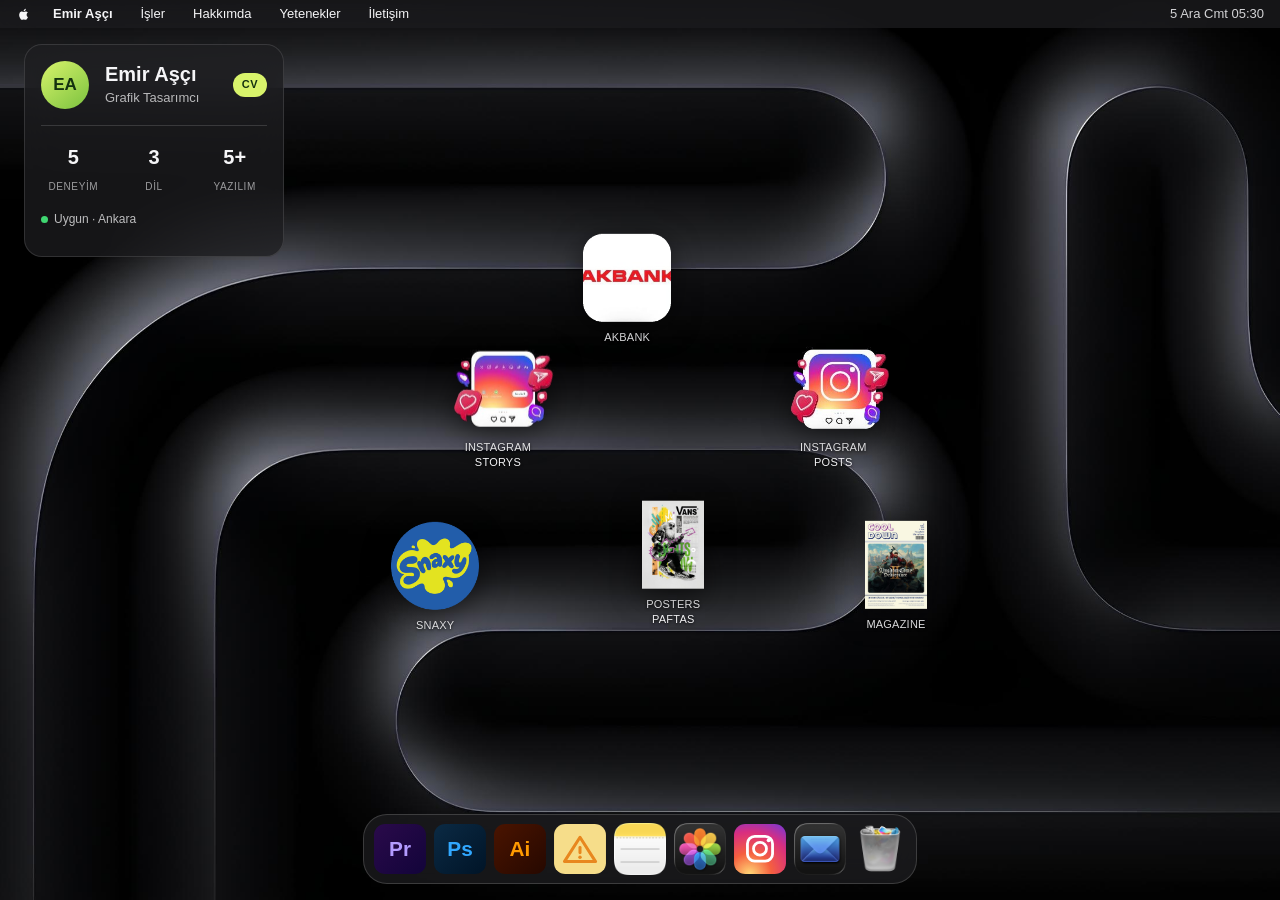
<file: index.html>
<!DOCTYPE html>
<html lang="tr">
<head>
  <meta charset="UTF-8">
  <meta name="viewport" content="width=device-width, initial-scale=1.0">
  <title>Emir Aşçı — Grafik Tasarımcı · Portfolyo</title>
  <meta name="description" content="Emir Aşçı — Görsel İletişim Tasarımı öğrencisi. Afiş, dergi, kampanya ve sosyal medya tasarımları.">
  <link rel="stylesheet" href="stil.css">
</head>
<body class="masaustu-govde">

  <header class="menu-cubugu">
    <svg class="elma" viewBox="0 0 24 24" aria-hidden="true"><path d="M17 12.3c0-2.2 1.8-3.3 1.9-3.4-1-1.5-2.6-1.7-3.2-1.7-1.4-.1-2.7.8-3.4.8-.7 0-1.8-.8-2.9-.8-1.5 0-2.9.9-3.6 2.2-1.6 2.7-.4 6.7 1.1 8.9.7 1.1 1.6 2.3 2.7 2.2 1.1 0 1.5-.7 2.8-.7 1.3 0 1.7.7 2.9.7 1.2 0 1.9-1.1 2.6-2.1.8-1.2 1.2-2.4 1.2-2.4-.1 0-2.1-.8-2.1-3.7zM14.8 5.6c.6-.7 1-1.7.9-2.7-.9 0-2 .6-2.6 1.3-.6.6-1.1 1.7-.9 2.6 1 .1 2-.5 2.6-1.2z"/></svg>
    <nav aria-label="Ana menü">
      <a href="index.html" class="isim" aria-current="page">Emir Aşçı</a>
      <a href="index.html#isler">İşler</a>
      <a href="hakkimda.html">Hakkımda</a>
      <a href="yetenekler.html">Yetenekler</a>
      <a href="iletisim.html">İletişim</a>
    </nav>
    <div class="sag"><span id="saat">—</span></div>
  </header>

  <main class="masaustu">

    <a class="kimlik" href="hakkimda.html" data-pencere aria-label="CV ve portfolyo penceresini aç">
      <div class="kimlik-ust">
        <div class="avatar" aria-hidden="true">EA</div>
        <div>
          <span class="ad">Emir Aşçı</span>
          <p class="rol">Grafik Tasarımcı</p>
        </div>
        <span class="cv-rozet">CV</span>
      </div>
      <div class="kimlik-sayilar">
        <div><b>5</b><span>DENEYİM</span></div>
        <div><b>3</b><span>DİL</span></div>
        <div><b>5+</b><span>YAZILIM</span></div>
      </div>
      <p class="durum">Uygun · Ankara</p>
    </a>

    <h1 class="sr-only">Emir Aşçı — Grafik Tasarımcı portfolyosu</h1>
    <h2 class="sr-only" id="isler">İşler</h2>
    <ul class="ikonlar" aria-labelledby="isler">
      <li style="--x:49.0%;--y:29.9%"><a class="ikon" href="akbank.html" data-pencere>
        <img src="gorseller/ikon-akbank.png" alt="">
        <span>AKBANK</span>
      </a></li>
      <li style="--x:38.9%;--y:43.4%"><a class="ikon" href="instagram.html#storyler" data-pencere>
        <img src="gorseller/ikon-instagram-story.png" alt="">
        <span>INSTAGRAM<br>STORYS</span>
      </a></li>
      <li style="--x:65.1%;--y:43.4%"><a class="ikon" href="instagram.html" data-pencere>
        <img src="gorseller/ikon-instagram-post.png" alt="">
        <span>INSTAGRAM<br>POSTS</span>
      </a></li>
      <li style="--x:52.6%;--y:61.4%"><a class="ikon" href="posterler.html" data-pencere>
        <img src="gorseller/ikon-poster.jpg" alt="">
        <span>POSTERS<br>PAFTAS</span>
      </a></li>
      <li style="--x:70.0%;--y:62.9%"><a class="ikon" href="dergi.html" data-pencere>
        <img src="gorseller/ikon-dergi.jpg" alt="">
        <span>MAGAZINE</span>
      </a></li>
      <li style="--x:34.0%;--y:63.0%"><a class="ikon" href="snaxy.html" data-pencere>
        <img src="gorseller/ikon-snaxy.png" alt="">
        <span>SNAXY</span>
      </a></li>
    </ul>

  </main>

  <nav class="dock" aria-label="Uygulamalar">
    <ul>
      <li><a href="yetenekler.html#premiere" data-pencere title="Premiere Pro yetenekleri" aria-label="Premiere Pro yetenekleri"><img src="gorseller/dock-pr.svg" alt=""></a></li>
      <li><a href="yetenekler.html#photoshop" data-pencere title="Photoshop yetenekleri" aria-label="Photoshop yetenekleri"><img src="gorseller/dock-ps.svg" alt=""></a></li>
      <li><a href="yetenekler.html#illustrator" data-pencere title="Illustrator yetenekleri" aria-label="Illustrator yetenekleri"><img src="gorseller/dock-ai.svg" alt=""></a></li>
      <li><a href="sistem-raporu.html" data-pencere title="Sistem raporu" aria-label="Sistem raporu"><img src="gorseller/dock-uyari.svg" alt=""></a></li>
      <li><a href="iletisim.html" data-pencere title="İletişim notları" aria-label="İletişim notları"><img src="gorseller/dock-notlar.png" alt=""></a></li>
      <li><a href="snaxy.html" data-pencere title="Snaxy marka çalışması" aria-label="Snaxy marka çalışması"><img src="gorseller/dock-fotograflar.png" alt=""></a></li>
      <li><a href="https://www.instagram.com/emircook" target="_blank" rel="noopener" title="Instagram hesabım" aria-label="Instagram hesabım"><img src="gorseller/dock-instagram.svg" alt=""></a></li>
      <li><a href="mailto:cookemir@gmail.com" title="E-posta gönder" aria-label="E-posta gönder"><img src="gorseller/dock-posta.png" alt=""></a></li>
      <li><a href="cop-kutusu.html" data-pencere title="Çöp kutusu" aria-label="Çöp kutusu"><img src="gorseller/dock-cop.png" alt=""></a></li>
    </ul>
  </nav>

  <p class="geri-don"><a href="index.html">← Masaüstüne dön</a></p>

  <script src="site.js"></script>
</body>
</html>
</file>
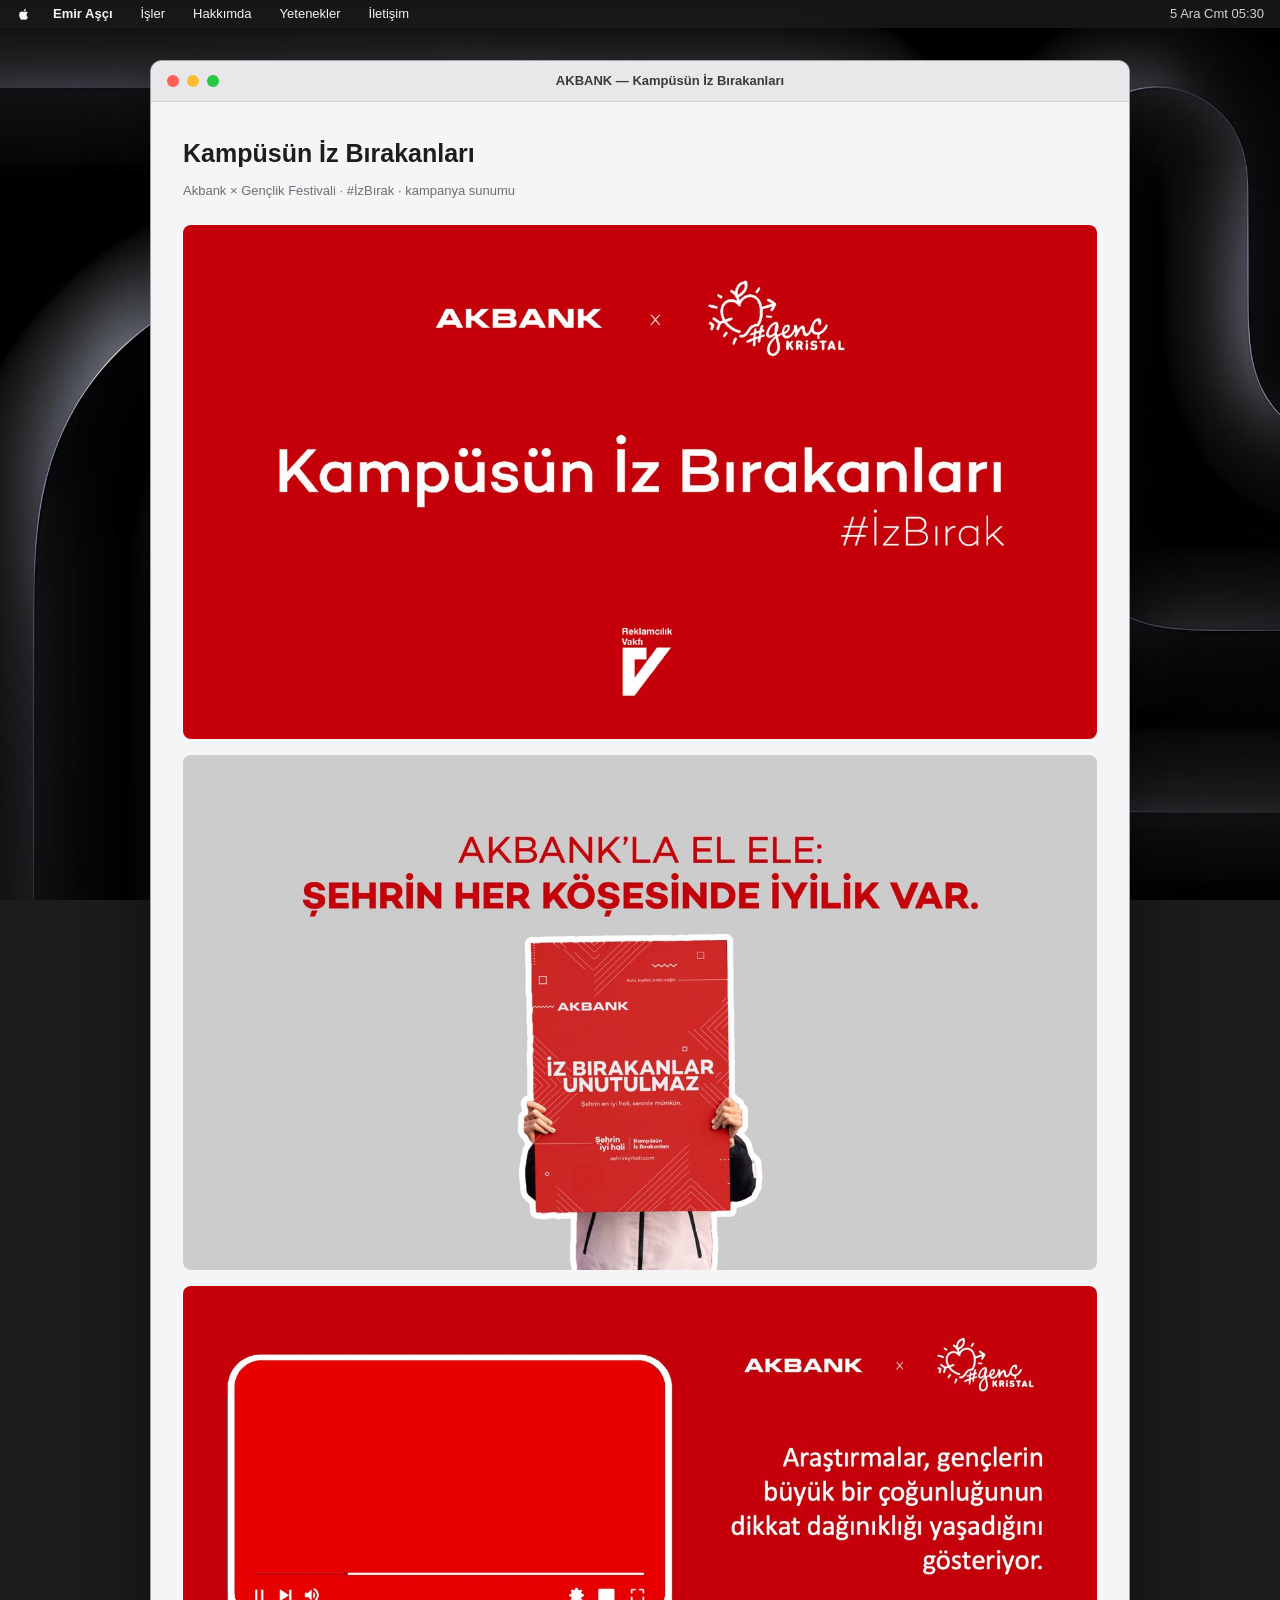
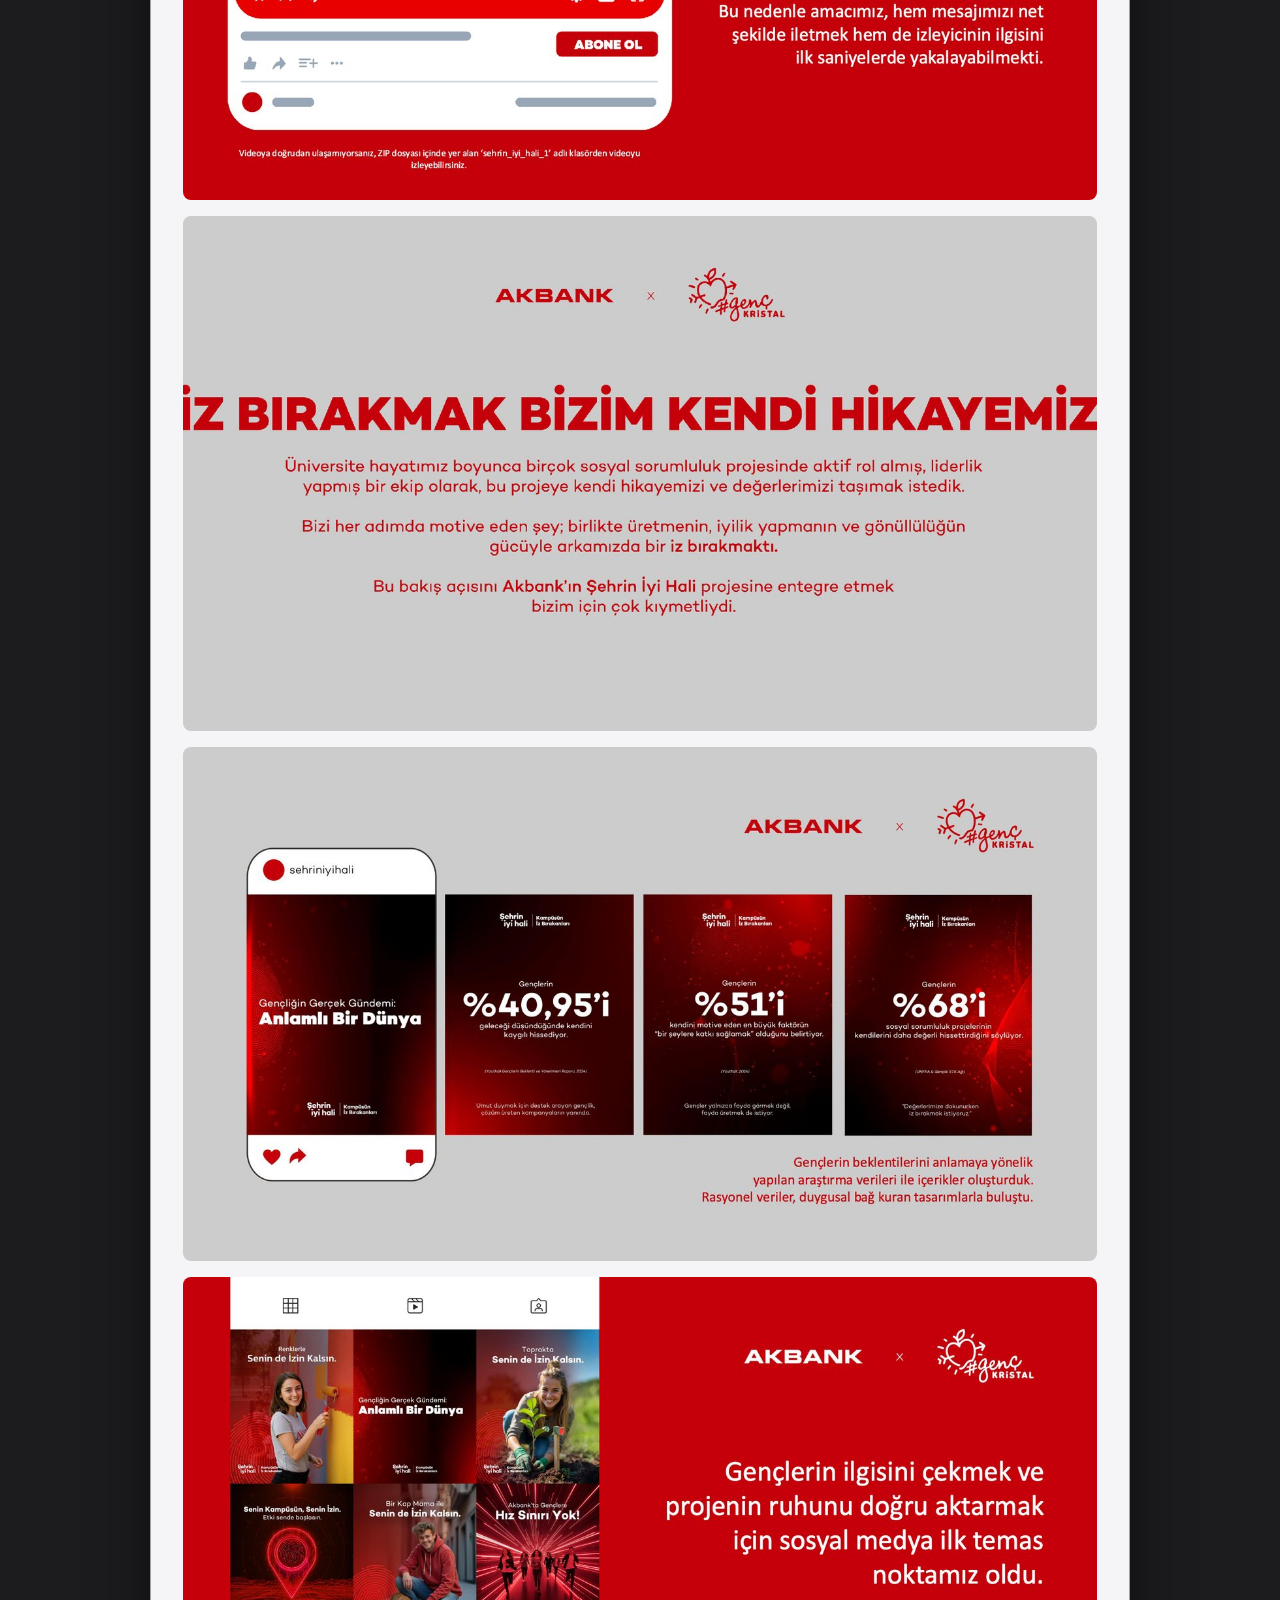
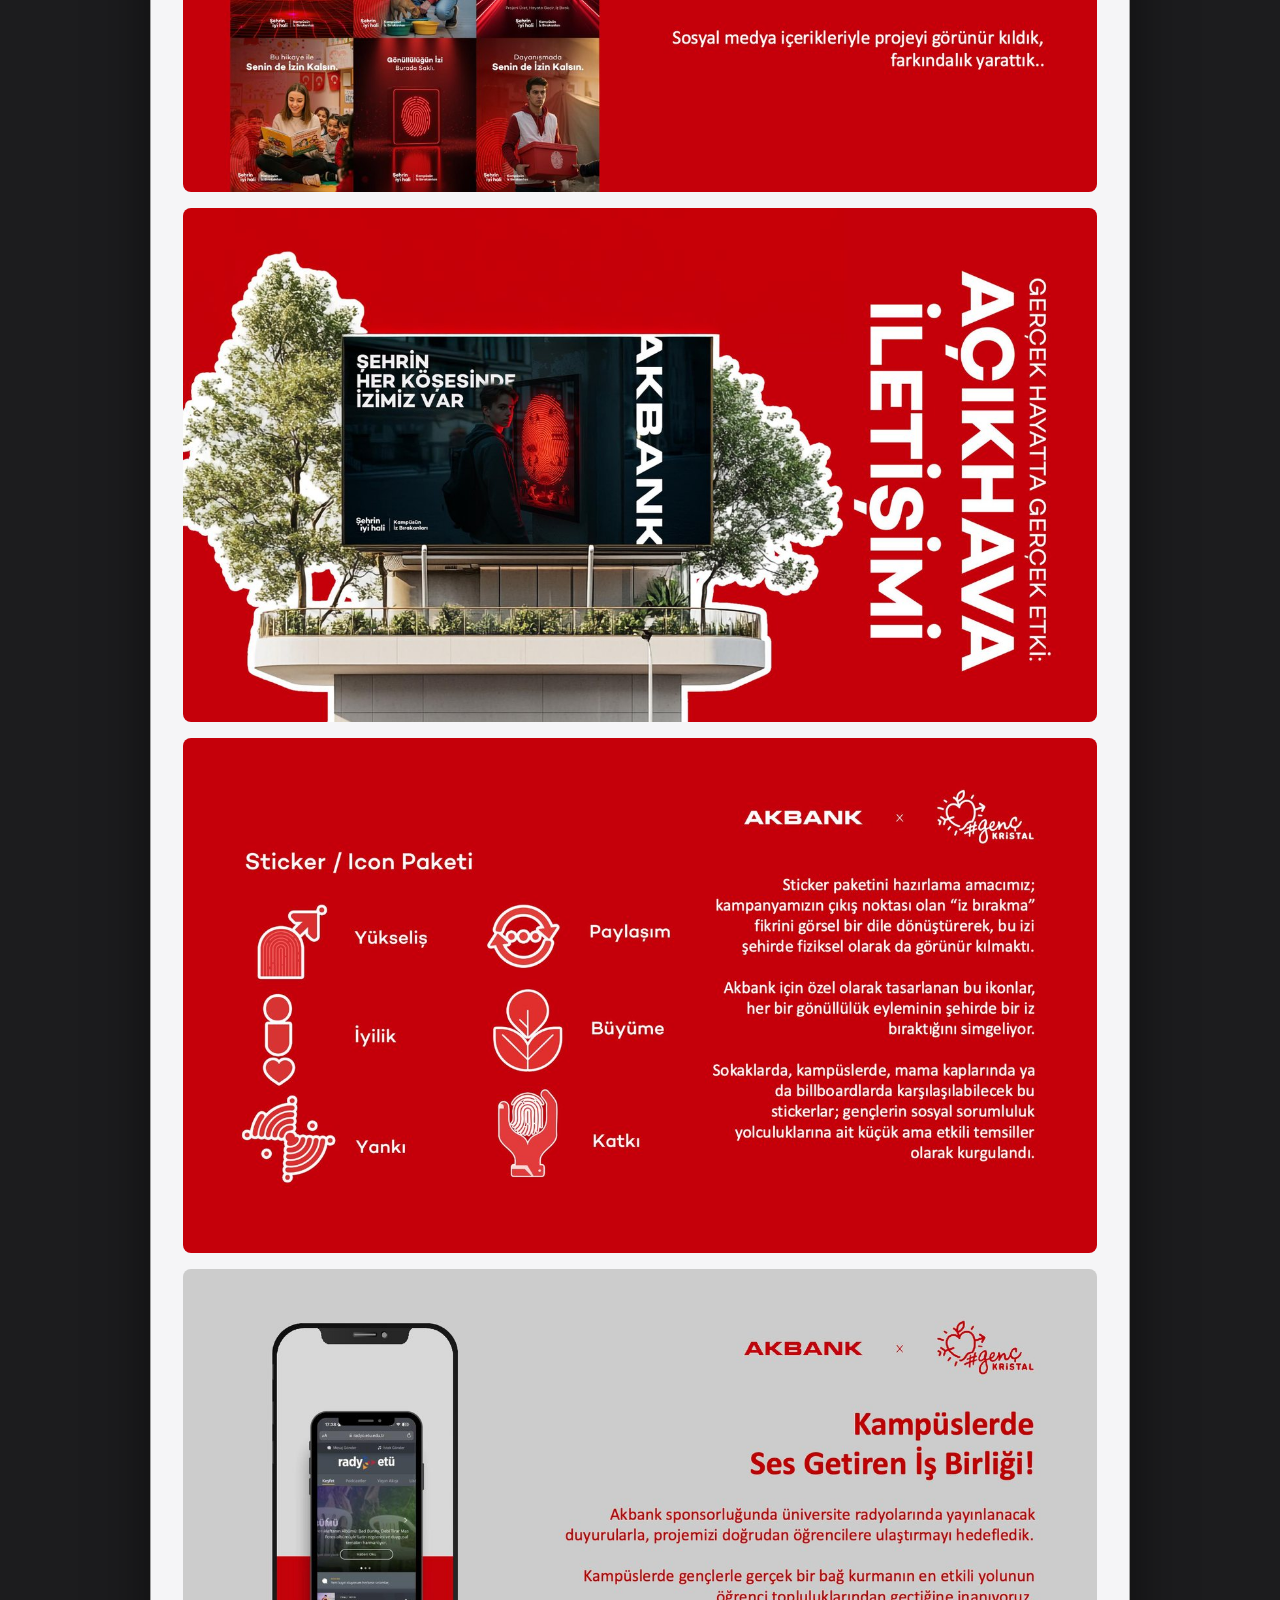
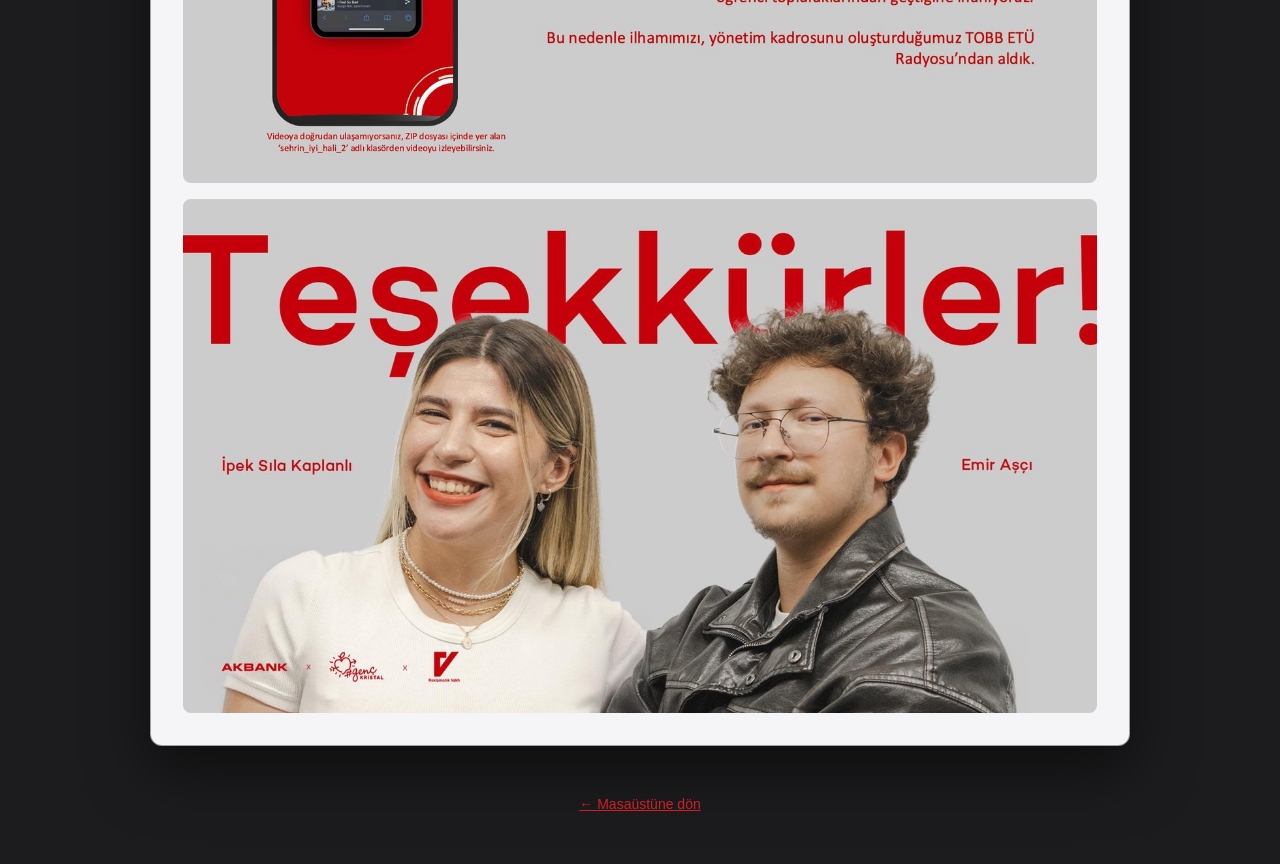
<file: akbank.html>
<!DOCTYPE html>
<html lang="tr">
<head>
  <meta charset="UTF-8">
  <meta name="viewport" content="width=device-width, initial-scale=1.0">
  <title>AKBANK — Kampüsün İz Bırakanları · Emir Aşçı</title>
  <meta name="description" content="Akbank #İzBırak kampanya tasarımı.">
  <link rel="stylesheet" href="stil.css">
</head>
<body class="sayfa">

  <header class="menu-cubugu">
    <svg class="elma" viewBox="0 0 24 24" aria-hidden="true"><path d="M17 12.3c0-2.2 1.8-3.3 1.9-3.4-1-1.5-2.6-1.7-3.2-1.7-1.4-.1-2.7.8-3.4.8-.7 0-1.8-.8-2.9-.8-1.5 0-2.9.9-3.6 2.2-1.6 2.7-.4 6.7 1.1 8.9.7 1.1 1.6 2.3 2.7 2.2 1.1 0 1.5-.7 2.8-.7 1.3 0 1.7.7 2.9.7 1.2 0 1.9-1.1 2.6-2.1.8-1.2 1.2-2.4 1.2-2.4-.1 0-2.1-.8-2.1-3.7zM14.8 5.6c.6-.7 1-1.7.9-2.7-.9 0-2 .6-2.6 1.3-.6.6-1.1 1.7-.9 2.6 1 .1 2-.5 2.6-1.2z"/></svg>
    <nav aria-label="Ana menü">
      <a href="index.html" class="isim">Emir Aşçı</a>
      <a href="index.html#isler">İşler</a>
      <a href="hakkimda.html">Hakkımda</a>
      <a href="yetenekler.html">Yetenekler</a>
      <a href="iletisim.html">İletişim</a>
    </nav>
    <div class="sag"><span id="saat">—</span></div>
  </header>

  <article class="pencere" id="akbank" data-baslik="AKBANK — Kampüsün İz Bırakanları" style="--genislik:980px">
    <div class="pencere-basligi">
      <div class="trafik">
        <button type="button" class="kirmizi" data-eylem="kapat" aria-label="Pencereyi kapat"></button>
        <button type="button" class="sari" data-eylem="kucult" aria-label="Pencereyi küçült"></button>
        <button type="button" class="yesil" data-eylem="buyut" aria-label="Pencereyi büyüt"></button>
      </div>
      <h1>AKBANK — Kampüsün İz Bırakanları</h1>
    </div>
    <div class="pencere-govde">
      <h2>Kampüsün İz Bırakanları</h2>
      <p class="ust-bilgi">Akbank × Gençlik Festivali · #İzBırak · kampanya sunumu</p>
      <div class="galeri">
        <img src="gorseller/akbank-1.jpg" alt="Akbank Kampüsün İz Bırakanları kampanya sunumu" loading="lazy">
        <img src="gorseller/akbank-2.jpg" alt="Akbank Kampüsün İz Bırakanları kampanya sunumu" loading="lazy">
        <img src="gorseller/akbank-3.jpg" alt="Akbank Kampüsün İz Bırakanları kampanya sunumu" loading="lazy">
        <img src="gorseller/akbank-4.jpg" alt="Akbank Kampüsün İz Bırakanları kampanya sunumu" loading="lazy">
        <img src="gorseller/akbank-5.jpg" alt="Akbank Kampüsün İz Bırakanları kampanya sunumu" loading="lazy">
        <img src="gorseller/akbank-6.jpg" alt="Akbank Kampüsün İz Bırakanları kampanya sunumu" loading="lazy">
        <img src="gorseller/akbank-7.jpg" alt="Akbank Kampüsün İz Bırakanları kampanya sunumu" loading="lazy">
        <img src="gorseller/akbank-8.jpg" alt="Akbank Kampüsün İz Bırakanları kampanya sunumu" loading="lazy">
        <img src="gorseller/akbank-9.jpg" alt="Akbank Kampüsün İz Bırakanları kampanya sunumu" loading="lazy">
        <img src="gorseller/akbank-10.jpg" alt="Akbank Kampüsün İz Bırakanları kampanya sunumu" loading="lazy">
      </div>
    </div>
  </article>

  <p class="geri-don"><a href="index.html">← Masaüstüne dön</a></p>

  <script src="site.js"></script>
</body>
</html>
</file>
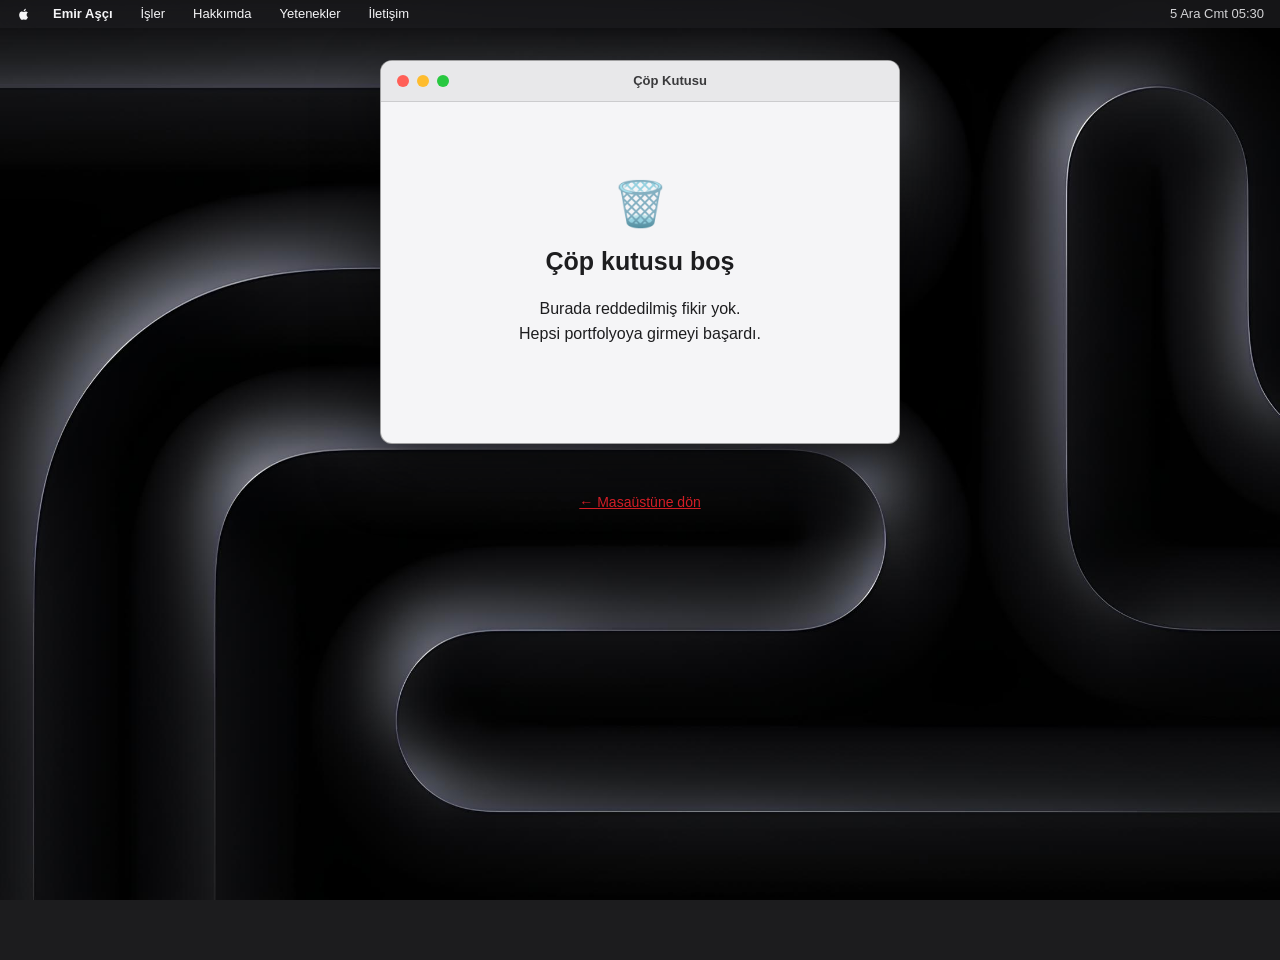
<file: cop-kutusu.html>
<!DOCTYPE html>
<html lang="tr">
<head>
  <meta charset="UTF-8">
  <meta name="viewport" content="width=device-width, initial-scale=1.0">
  <title>Çöp Kutusu · Emir Aşçı</title>
  <meta name="description" content="Boş çöp kutusu.">
  <link rel="stylesheet" href="stil.css">
</head>
<body class="sayfa">

  <header class="menu-cubugu">
    <svg class="elma" viewBox="0 0 24 24" aria-hidden="true"><path d="M17 12.3c0-2.2 1.8-3.3 1.9-3.4-1-1.5-2.6-1.7-3.2-1.7-1.4-.1-2.7.8-3.4.8-.7 0-1.8-.8-2.9-.8-1.5 0-2.9.9-3.6 2.2-1.6 2.7-.4 6.7 1.1 8.9.7 1.1 1.6 2.3 2.7 2.2 1.1 0 1.5-.7 2.8-.7 1.3 0 1.7.7 2.9.7 1.2 0 1.9-1.1 2.6-2.1.8-1.2 1.2-2.4 1.2-2.4-.1 0-2.1-.8-2.1-3.7zM14.8 5.6c.6-.7 1-1.7.9-2.7-.9 0-2 .6-2.6 1.3-.6.6-1.1 1.7-.9 2.6 1 .1 2-.5 2.6-1.2z"/></svg>
    <nav aria-label="Ana menü">
      <a href="index.html" class="isim">Emir Aşçı</a>
      <a href="index.html#isler">İşler</a>
      <a href="hakkimda.html">Hakkımda</a>
      <a href="yetenekler.html">Yetenekler</a>
      <a href="iletisim.html">İletişim</a>
    </nav>
    <div class="sag"><span id="saat">—</span></div>
  </header>

  <article class="pencere" id="cop-kutusu" data-baslik="Çöp Kutusu" style="--genislik:520px">
    <div class="pencere-basligi">
      <div class="trafik">
        <button type="button" class="kirmizi" data-eylem="kapat" aria-label="Pencereyi kapat"></button>
        <button type="button" class="sari" data-eylem="kucult" aria-label="Pencereyi küçült"></button>
        <button type="button" class="yesil" data-eylem="buyut" aria-label="Pencereyi büyüt"></button>
      </div>
      <h1>Çöp Kutusu</h1>
    </div>
    <div class="pencere-govde">
      <div class="orta">
        <div class="simge">🗑️</div>
        <h2>Çöp kutusu boş</h2>
        <p>Burada reddedilmiş fikir yok.<br>Hepsi portfolyoya girmeyi başardı.</p>
      </div>
    </div>
  </article>

  <p class="geri-don"><a href="index.html">← Masaüstüne dön</a></p>

  <script src="site.js"></script>
</body>
</html>
</file>
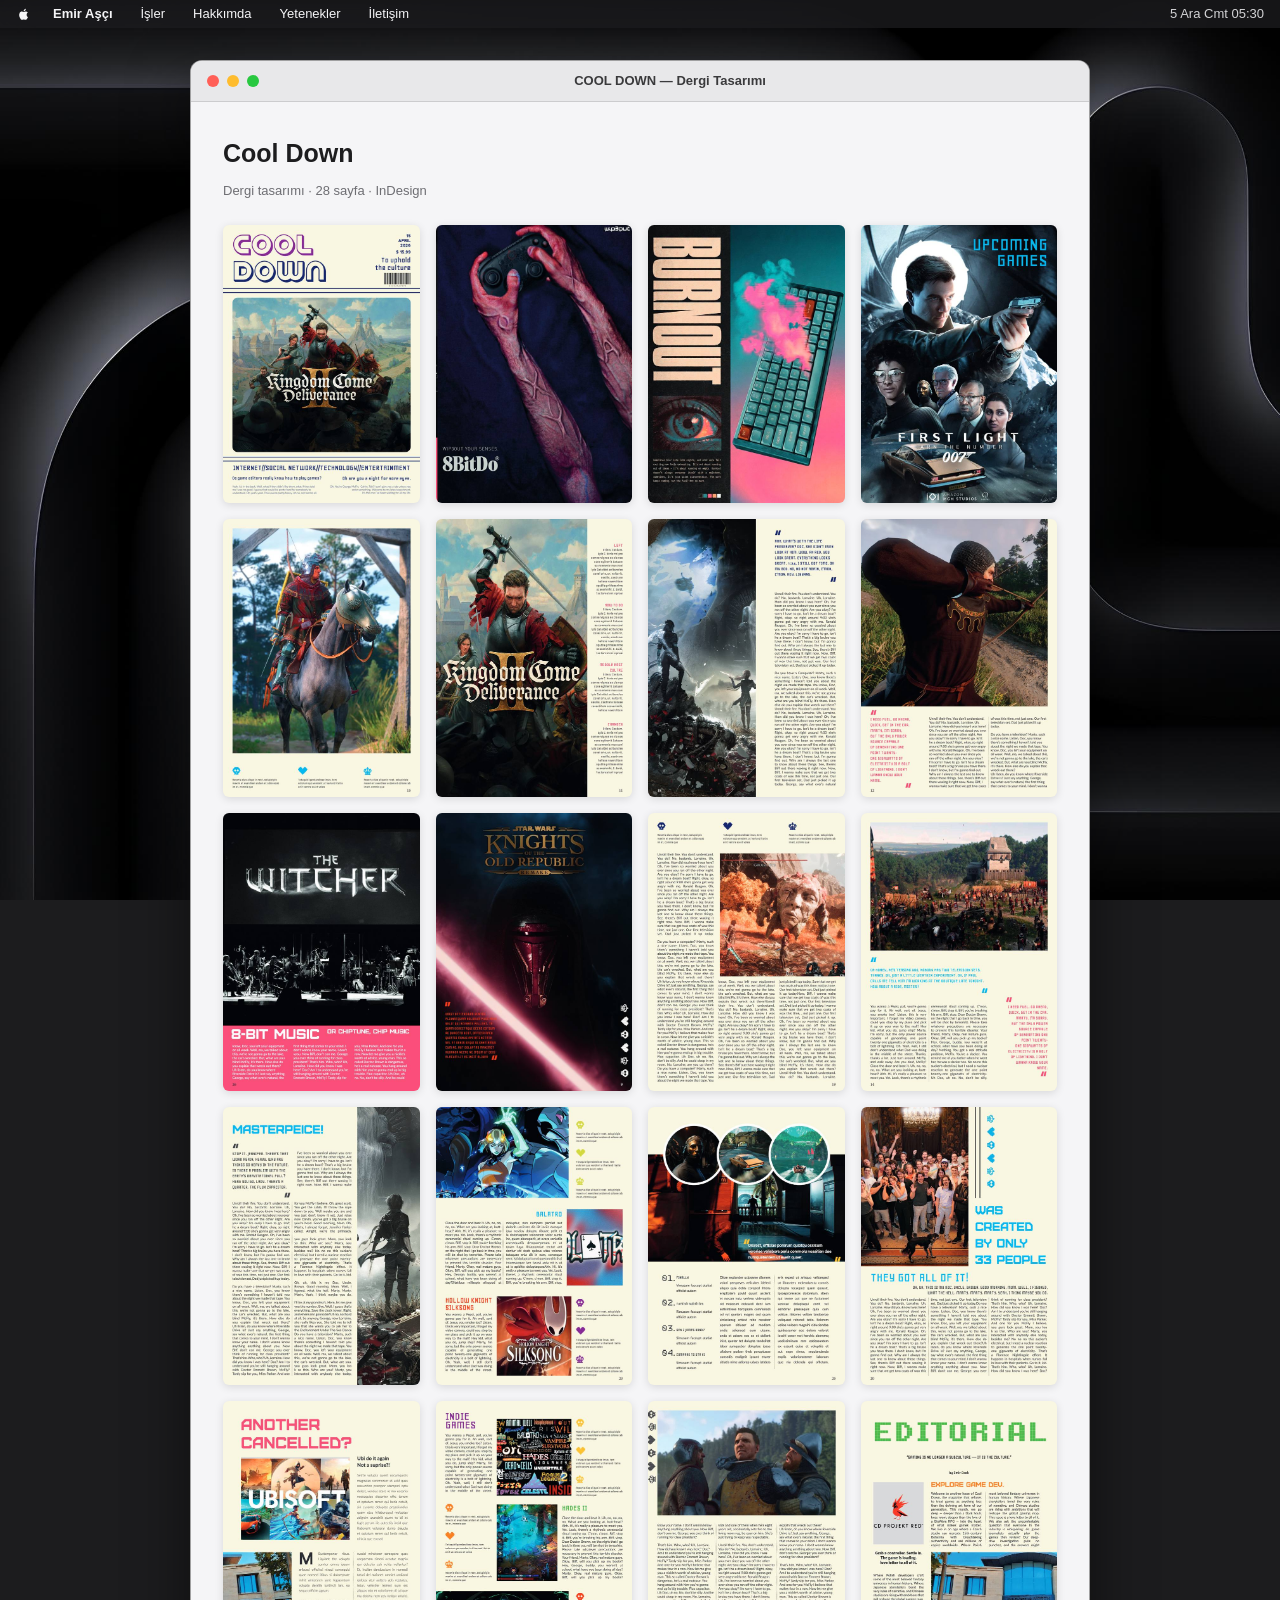
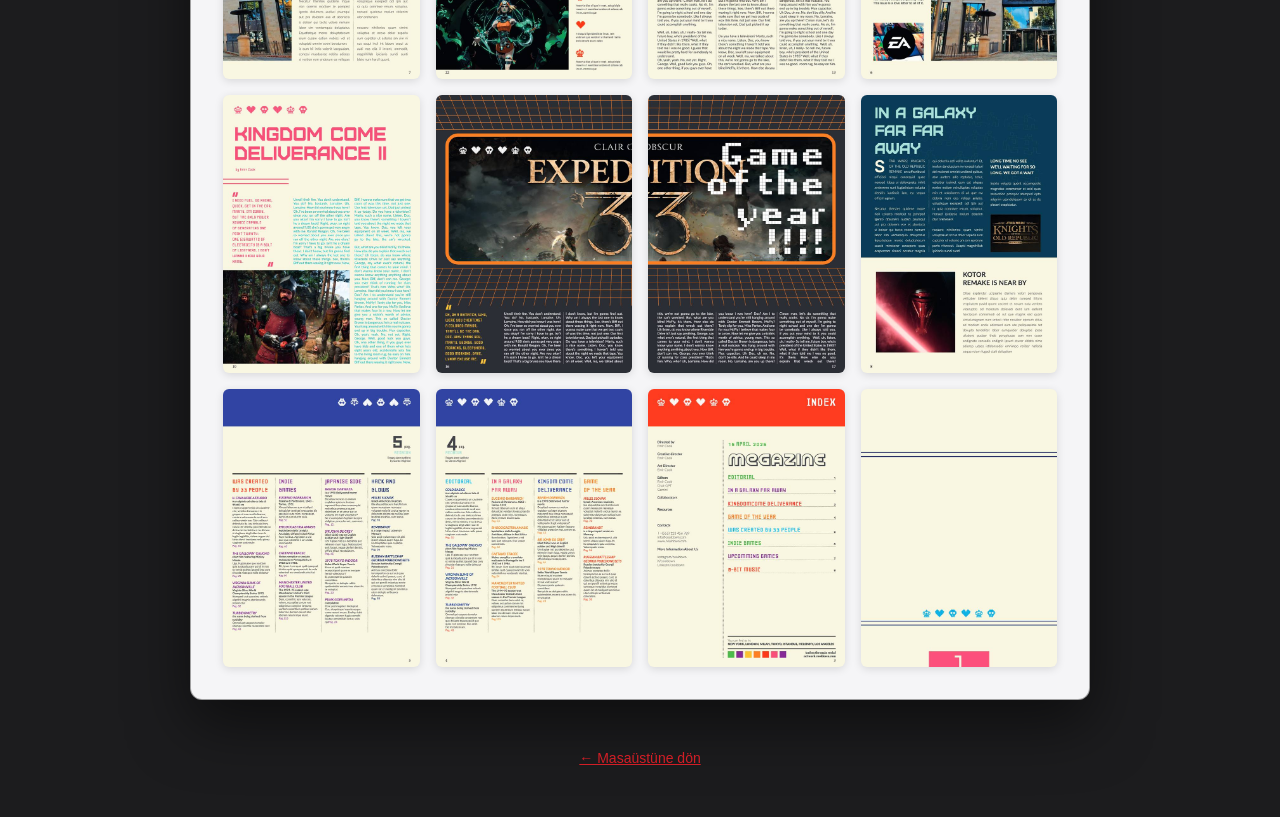
<file: dergi.html>
<!DOCTYPE html>
<html lang="tr">
<head>
  <meta charset="UTF-8">
  <meta name="viewport" content="width=device-width, initial-scale=1.0">
  <title>COOL DOWN Dergi Tasarımı · Emir Aşçı</title>
  <meta name="description" content="29 sayfalık dergi tasarımı.">
  <link rel="stylesheet" href="stil.css">
</head>
<body class="sayfa">

  <header class="menu-cubugu">
    <svg class="elma" viewBox="0 0 24 24" aria-hidden="true"><path d="M17 12.3c0-2.2 1.8-3.3 1.9-3.4-1-1.5-2.6-1.7-3.2-1.7-1.4-.1-2.7.8-3.4.8-.7 0-1.8-.8-2.9-.8-1.5 0-2.9.9-3.6 2.2-1.6 2.7-.4 6.7 1.1 8.9.7 1.1 1.6 2.3 2.7 2.2 1.1 0 1.5-.7 2.8-.7 1.3 0 1.7.7 2.9.7 1.2 0 1.9-1.1 2.6-2.1.8-1.2 1.2-2.4 1.2-2.4-.1 0-2.1-.8-2.1-3.7zM14.8 5.6c.6-.7 1-1.7.9-2.7-.9 0-2 .6-2.6 1.3-.6.6-1.1 1.7-.9 2.6 1 .1 2-.5 2.6-1.2z"/></svg>
    <nav aria-label="Ana menü">
      <a href="index.html" class="isim">Emir Aşçı</a>
      <a href="index.html#isler">İşler</a>
      <a href="hakkimda.html">Hakkımda</a>
      <a href="yetenekler.html">Yetenekler</a>
      <a href="iletisim.html">İletişim</a>
    </nav>
    <div class="sag"><span id="saat">—</span></div>
  </header>

  <article class="pencere" id="dergi" data-baslik="COOL DOWN — Dergi Tasarımı" style="--genislik:900px">
    <div class="pencere-basligi">
      <div class="trafik">
        <button type="button" class="kirmizi" data-eylem="kapat" aria-label="Pencereyi kapat"></button>
        <button type="button" class="sari" data-eylem="kucult" aria-label="Pencereyi küçült"></button>
        <button type="button" class="yesil" data-eylem="buyut" aria-label="Pencereyi büyüt"></button>
      </div>
      <h1>COOL DOWN — Dergi Tasarımı</h1>
    </div>
    <div class="pencere-govde">
      <h2>Cool Down</h2>
      <p class="ust-bilgi">Dergi tasarımı · 28 sayfa · InDesign</p>
      <div class="galeri izgara">
        <img src="gorseller/dergi-01.jpg" alt="Cool Down dergisinden bir sayfa" loading="lazy">
        <img src="gorseller/dergi-02.jpg" alt="Cool Down dergisinden bir sayfa" loading="lazy">
        <img src="gorseller/dergi-03.jpg" alt="Cool Down dergisinden bir sayfa" loading="lazy">
        <img src="gorseller/dergi-04.jpg" alt="Cool Down dergisinden bir sayfa" loading="lazy">
        <img src="gorseller/dergi-05.jpg" alt="Cool Down dergisinden bir sayfa" loading="lazy">
        <img src="gorseller/dergi-06.jpg" alt="Cool Down dergisinden bir sayfa" loading="lazy">
        <img src="gorseller/dergi-07.jpg" alt="Cool Down dergisinden bir sayfa" loading="lazy">
        <img src="gorseller/dergi-08.jpg" alt="Cool Down dergisinden bir sayfa" loading="lazy">
        <img src="gorseller/dergi-09.jpg" alt="Cool Down dergisinden bir sayfa" loading="lazy">
        <img src="gorseller/dergi-10.jpg" alt="Cool Down dergisinden bir sayfa" loading="lazy">
        <img src="gorseller/dergi-11.jpg" alt="Cool Down dergisinden bir sayfa" loading="lazy">
        <img src="gorseller/dergi-12.jpg" alt="Cool Down dergisinden bir sayfa" loading="lazy">
        <img src="gorseller/dergi-13.jpg" alt="Cool Down dergisinden bir sayfa" loading="lazy">
        <img src="gorseller/dergi-14.jpg" alt="Cool Down dergisinden bir sayfa" loading="lazy">
        <img src="gorseller/dergi-15.jpg" alt="Cool Down dergisinden bir sayfa" loading="lazy">
        <img src="gorseller/dergi-16.jpg" alt="Cool Down dergisinden bir sayfa" loading="lazy">
        <img src="gorseller/dergi-17.jpg" alt="Cool Down dergisinden bir sayfa" loading="lazy">
        <img src="gorseller/dergi-18.jpg" alt="Cool Down dergisinden bir sayfa" loading="lazy">
        <img src="gorseller/dergi-19.jpg" alt="Cool Down dergisinden bir sayfa" loading="lazy">
        <img src="gorseller/dergi-20.jpg" alt="Cool Down dergisinden bir sayfa" loading="lazy">
        <img src="gorseller/dergi-21.jpg" alt="Cool Down dergisinden bir sayfa" loading="lazy">
        <img src="gorseller/dergi-22.jpg" alt="Cool Down dergisinden bir sayfa" loading="lazy">
        <img src="gorseller/dergi-23.jpg" alt="Cool Down dergisinden bir sayfa" loading="lazy">
        <img src="gorseller/dergi-24.jpg" alt="Cool Down dergisinden bir sayfa" loading="lazy">
        <img src="gorseller/dergi-25.jpg" alt="Cool Down dergisinden bir sayfa" loading="lazy">
        <img src="gorseller/dergi-26.jpg" alt="Cool Down dergisinden bir sayfa" loading="lazy">
        <img src="gorseller/dergi-27.jpg" alt="Cool Down dergisinden bir sayfa" loading="lazy">
        <img src="gorseller/dergi-28.jpg" alt="Cool Down dergisinden bir sayfa" loading="lazy">
      </div>
    </div>
  </article>

  <p class="geri-don"><a href="index.html">← Masaüstüne dön</a></p>

  <script src="site.js"></script>
</body>
</html>
</file>
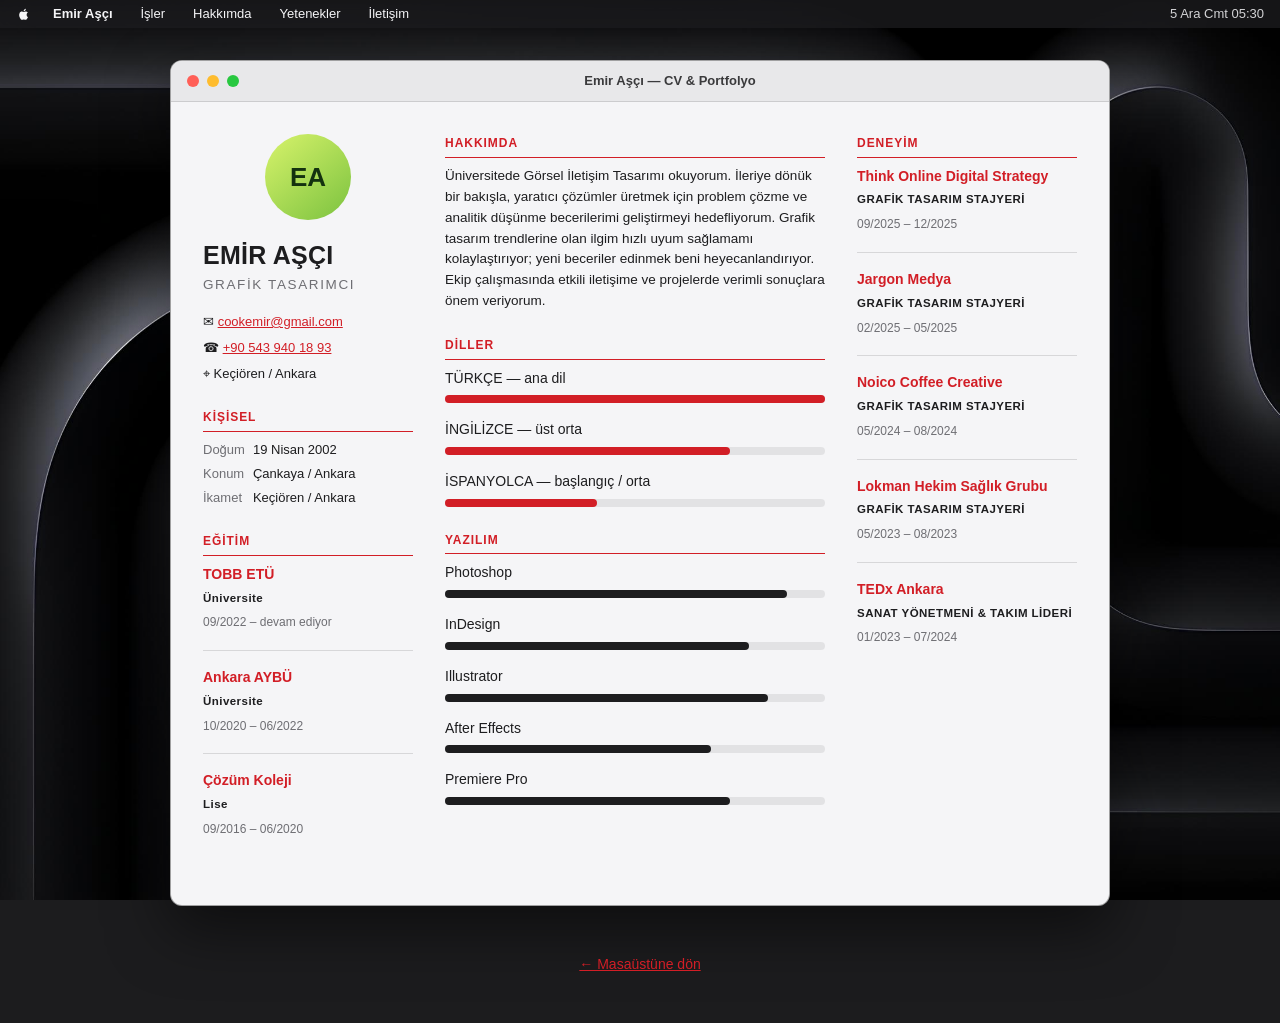
<file: hakkimda.html>
<!DOCTYPE html>
<html lang="tr">
<head>
  <meta charset="UTF-8">
  <meta name="viewport" content="width=device-width, initial-scale=1.0">
  <title>Hakkımda · Emir Aşçı</title>
  <meta name="description" content="Emir Aşçı — Görsel İletişim Tasarımı öğrencisi. CV ve deneyim.">
  <link rel="stylesheet" href="stil.css">
</head>
<body class="sayfa">

  <header class="menu-cubugu">
    <svg class="elma" viewBox="0 0 24 24" aria-hidden="true"><path d="M17 12.3c0-2.2 1.8-3.3 1.9-3.4-1-1.5-2.6-1.7-3.2-1.7-1.4-.1-2.7.8-3.4.8-.7 0-1.8-.8-2.9-.8-1.5 0-2.9.9-3.6 2.2-1.6 2.7-.4 6.7 1.1 8.9.7 1.1 1.6 2.3 2.7 2.2 1.1 0 1.5-.7 2.8-.7 1.3 0 1.7.7 2.9.7 1.2 0 1.9-1.1 2.6-2.1.8-1.2 1.2-2.4 1.2-2.4-.1 0-2.1-.8-2.1-3.7zM14.8 5.6c.6-.7 1-1.7.9-2.7-.9 0-2 .6-2.6 1.3-.6.6-1.1 1.7-.9 2.6 1 .1 2-.5 2.6-1.2z"/></svg>
    <nav aria-label="Ana menü">
      <a href="index.html" class="isim">Emir Aşçı</a>
      <a href="index.html#isler">İşler</a>
      <a href="hakkimda.html" aria-current="page">Hakkımda</a>
      <a href="yetenekler.html">Yetenekler</a>
      <a href="iletisim.html">İletişim</a>
    </nav>
    <div class="sag"><span id="saat">—</span></div>
  </header>

  <article class="pencere" id="hakkimda" data-baslik="Emir Aşçı — CV &amp; Portfolyo" style="--genislik:940px">
    <div class="pencere-basligi">
      <div class="trafik">
        <button type="button" class="kirmizi" data-eylem="kapat" aria-label="Pencereyi kapat"></button>
        <button type="button" class="sari" data-eylem="kucult" aria-label="Pencereyi küçült"></button>
        <button type="button" class="yesil" data-eylem="buyut" aria-label="Pencereyi büyüt"></button>
      </div>
      <h1>Emir Aşçı — CV &amp; Portfolyo</h1>
    </div>
    <div class="pencere-govde">
      <div class="cv">

        <aside class="cv-kimlik">
          <div class="cv-avatar" aria-hidden="true">EA</div>
          <h2>EMİR AŞÇI</h2>
          <p class="cv-unvan">GRAFİK TASARIMCI</p>

          <ul class="cv-iletisim">
            <li>✉︎ <a href="mailto:cookemir@gmail.com">cookemir@gmail.com</a></li>
            <li>☎ <a href="tel:+905439401893">+90 543 940 18 93</a></li>
            <li>⌖ Keçiören / Ankara</li>
          </ul>

          <h3>KİŞİSEL</h3>
          <dl class="cv-liste">
            <dt>Doğum</dt><dd>19 Nisan 2002</dd>
            <dt>Konum</dt><dd>Çankaya / Ankara</dd>
            <dt>İkamet</dt><dd>Keçiören / Ankara</dd>
          </dl>

          <h3>EĞİTİM</h3>
          <div class="cv-kayit">
            <b>TOBB ETÜ</b>
            <p>Üniversite</p>
            <span>09/2022 – devam ediyor</span>
          </div>
          <div class="cv-kayit">
            <b>Ankara AYBÜ</b>
            <p>Üniversite</p>
            <span>10/2020 – 06/2022</span>
          </div>
          <div class="cv-kayit">
            <b>Çözüm Koleji</b>
            <p>Lise</p>
            <span>09/2016 – 06/2020</span>
          </div>
        </aside>

        <div class="cv-orta">
          <h3>HAKKIMDA</h3>
          <p>Üniversitede Görsel İletişim Tasarımı okuyorum. İleriye dönük bir bakışla,
          yaratıcı çözümler üretmek için problem çözme ve analitik düşünme becerilerimi
          geliştirmeyi hedefliyorum. Grafik tasarım trendlerine olan ilgim hızlı uyum
          sağlamamı kolaylaştırıyor; yeni beceriler edinmek beni heyecanlandırıyor.
          Ekip çalışmasında etkili iletişime ve projelerde verimli sonuçlara önem veriyorum.</p>

          <h3>DİLLER</h3>
          <ul class="yetenekler">
        <li><span>TÜRKÇE — ana dil</span><div class="cubuk"><div class="dolu" style="--oran:100%"></div></div></li>
        <li><span>İNGİLİZCE — üst orta</span><div class="cubuk"><div class="dolu" style="--oran:75%"></div></div></li>
        <li><span>İSPANYOLCA — başlangıç / orta</span><div class="cubuk"><div class="dolu" style="--oran:40%"></div></div></li>
          </ul>

          <h3>YAZILIM</h3>
          <ul class="yetenekler">
        <li><span>Photoshop</span><div class="cubuk"><div class="dolu koyu" style="--oran:90%"></div></div></li>
        <li><span>InDesign</span><div class="cubuk"><div class="dolu koyu" style="--oran:80%"></div></div></li>
        <li><span>Illustrator</span><div class="cubuk"><div class="dolu koyu" style="--oran:85%"></div></div></li>
        <li><span>After Effects</span><div class="cubuk"><div class="dolu koyu" style="--oran:70%"></div></div></li>
        <li><span>Premiere Pro</span><div class="cubuk"><div class="dolu koyu" style="--oran:75%"></div></div></li>
          </ul>
        </div>

        <div class="cv-sag">
          <h3>DENEYİM</h3>
          <div class="cv-kayit"><b>Think Online Digital Strategy</b>
            <p>GRAFİK TASARIM STAJYERİ</p><span>09/2025 – 12/2025</span></div>
          <div class="cv-kayit"><b>Jargon Medya</b>
            <p>GRAFİK TASARIM STAJYERİ</p><span>02/2025 – 05/2025</span></div>
          <div class="cv-kayit"><b>Noico Coffee Creative</b>
            <p>GRAFİK TASARIM STAJYERİ</p><span>05/2024 – 08/2024</span></div>
          <div class="cv-kayit"><b>Lokman Hekim Sağlık Grubu</b>
            <p>GRAFİK TASARIM STAJYERİ</p><span>05/2023 – 08/2023</span></div>
          <div class="cv-kayit"><b>TEDx Ankara</b>
            <p>SANAT YÖNETMENİ &amp; TAKIM LİDERİ</p><span>01/2023 – 07/2024</span></div>
        </div>

      </div>
    </div>
  </article>

  <p class="geri-don"><a href="index.html">← Masaüstüne dön</a></p>

  <script src="site.js"></script>
</body>
</html>
</file>
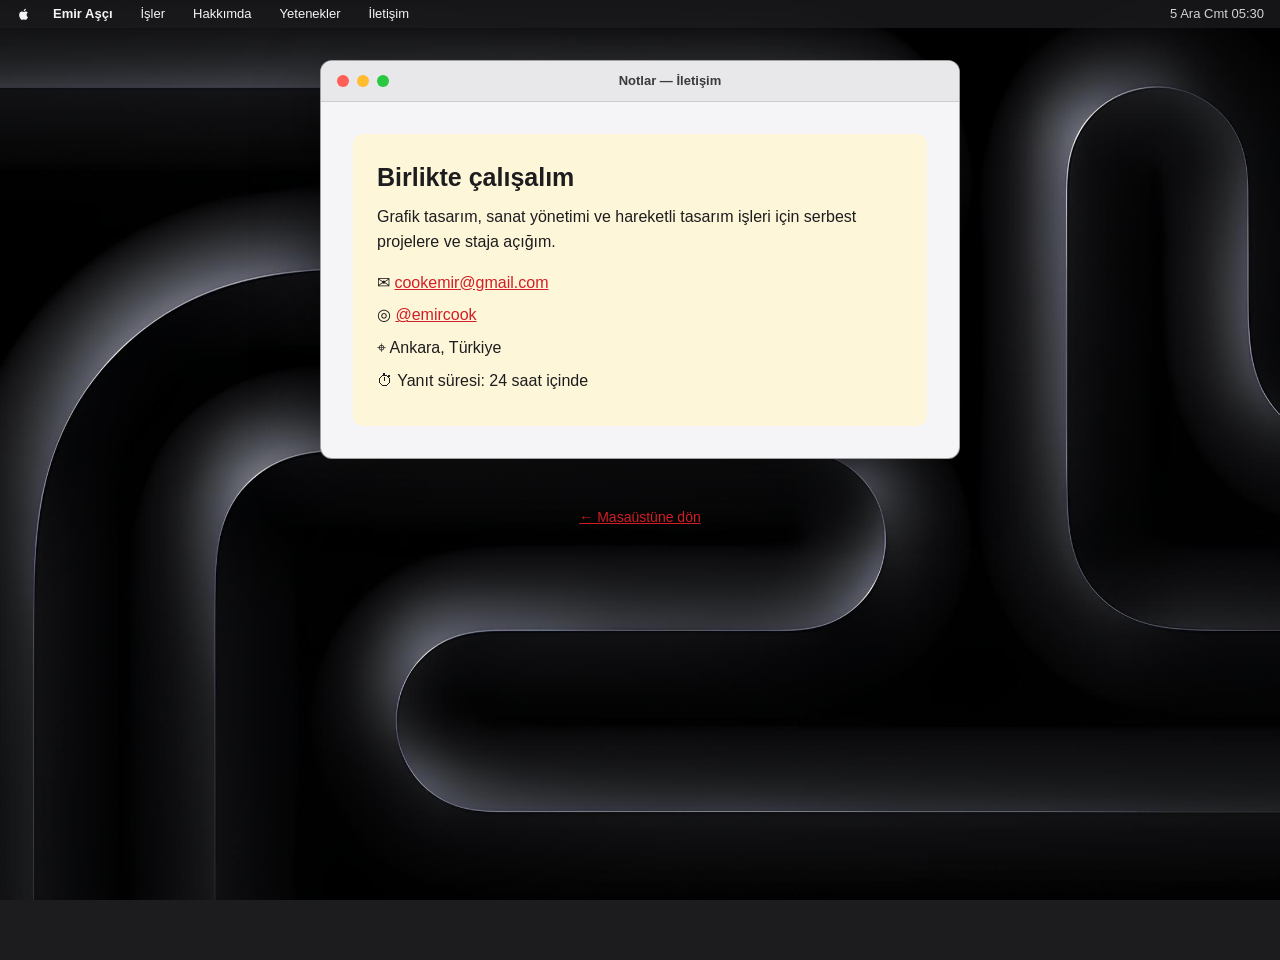
<file: iletisim.html>
<!DOCTYPE html>
<html lang="tr">
<head>
  <meta charset="UTF-8">
  <meta name="viewport" content="width=device-width, initial-scale=1.0">
  <title>İletişim · Emir Aşçı</title>
  <meta name="description" content="Emir Aşçı ile iletişim: e-posta ve Instagram.">
  <link rel="stylesheet" href="stil.css">
</head>
<body class="sayfa">

  <header class="menu-cubugu">
    <svg class="elma" viewBox="0 0 24 24" aria-hidden="true"><path d="M17 12.3c0-2.2 1.8-3.3 1.9-3.4-1-1.5-2.6-1.7-3.2-1.7-1.4-.1-2.7.8-3.4.8-.7 0-1.8-.8-2.9-.8-1.5 0-2.9.9-3.6 2.2-1.6 2.7-.4 6.7 1.1 8.9.7 1.1 1.6 2.3 2.7 2.2 1.1 0 1.5-.7 2.8-.7 1.3 0 1.7.7 2.9.7 1.2 0 1.9-1.1 2.6-2.1.8-1.2 1.2-2.4 1.2-2.4-.1 0-2.1-.8-2.1-3.7zM14.8 5.6c.6-.7 1-1.7.9-2.7-.9 0-2 .6-2.6 1.3-.6.6-1.1 1.7-.9 2.6 1 .1 2-.5 2.6-1.2z"/></svg>
    <nav aria-label="Ana menü">
      <a href="index.html" class="isim">Emir Aşçı</a>
      <a href="index.html#isler">İşler</a>
      <a href="hakkimda.html">Hakkımda</a>
      <a href="yetenekler.html">Yetenekler</a>
      <a href="iletisim.html" aria-current="page">İletişim</a>
    </nav>
    <div class="sag"><span id="saat">—</span></div>
  </header>

  <article class="pencere" id="iletisim" data-baslik="Notlar — İletişim" style="--genislik:640px">
    <div class="pencere-basligi">
      <div class="trafik">
        <button type="button" class="kirmizi" data-eylem="kapat" aria-label="Pencereyi kapat"></button>
        <button type="button" class="sari" data-eylem="kucult" aria-label="Pencereyi küçült"></button>
        <button type="button" class="yesil" data-eylem="buyut" aria-label="Pencereyi büyüt"></button>
      </div>
      <h1>Notlar — İletişim</h1>
    </div>
    <div class="pencere-govde">
      <div class="notlar-kagit">
        <h2>Birlikte çalışalım</h2>
        <p>Grafik tasarım, sanat yönetimi ve hareketli tasarım işleri için serbest projelere ve
        staja açığım.</p>
        <ul>
          <li>✉︎ <a href="mailto:cookemir@gmail.com">cookemir@gmail.com</a></li>
          <li>◎ <a href="https://www.instagram.com/emircook" target="_blank" rel="noopener">@emircook</a></li>
          <li>⌖ Ankara, Türkiye</li>
          <li>⏱ Yanıt süresi: 24 saat içinde</li>
        </ul>
      </div>
    </div>
  </article>

  <p class="geri-don"><a href="index.html">← Masaüstüne dön</a></p>

  <script src="site.js"></script>
</body>
</html>
</file>
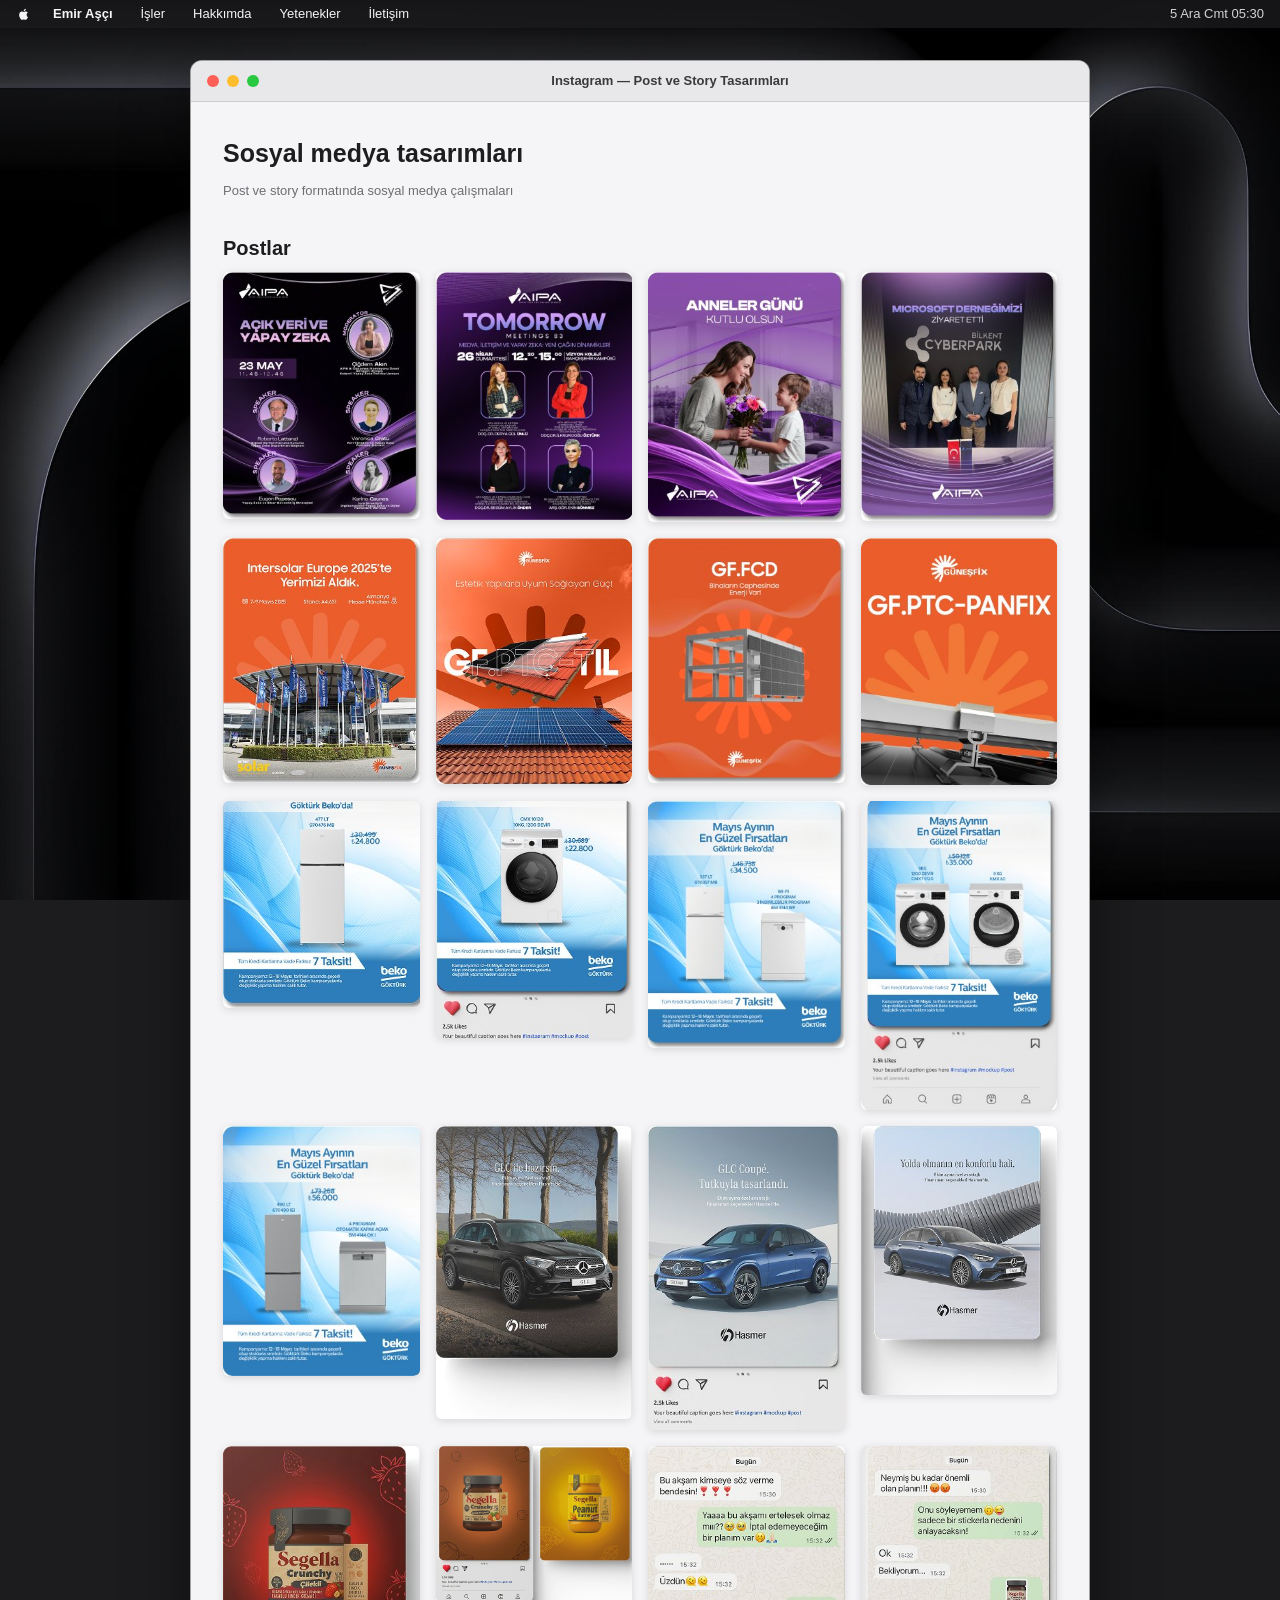
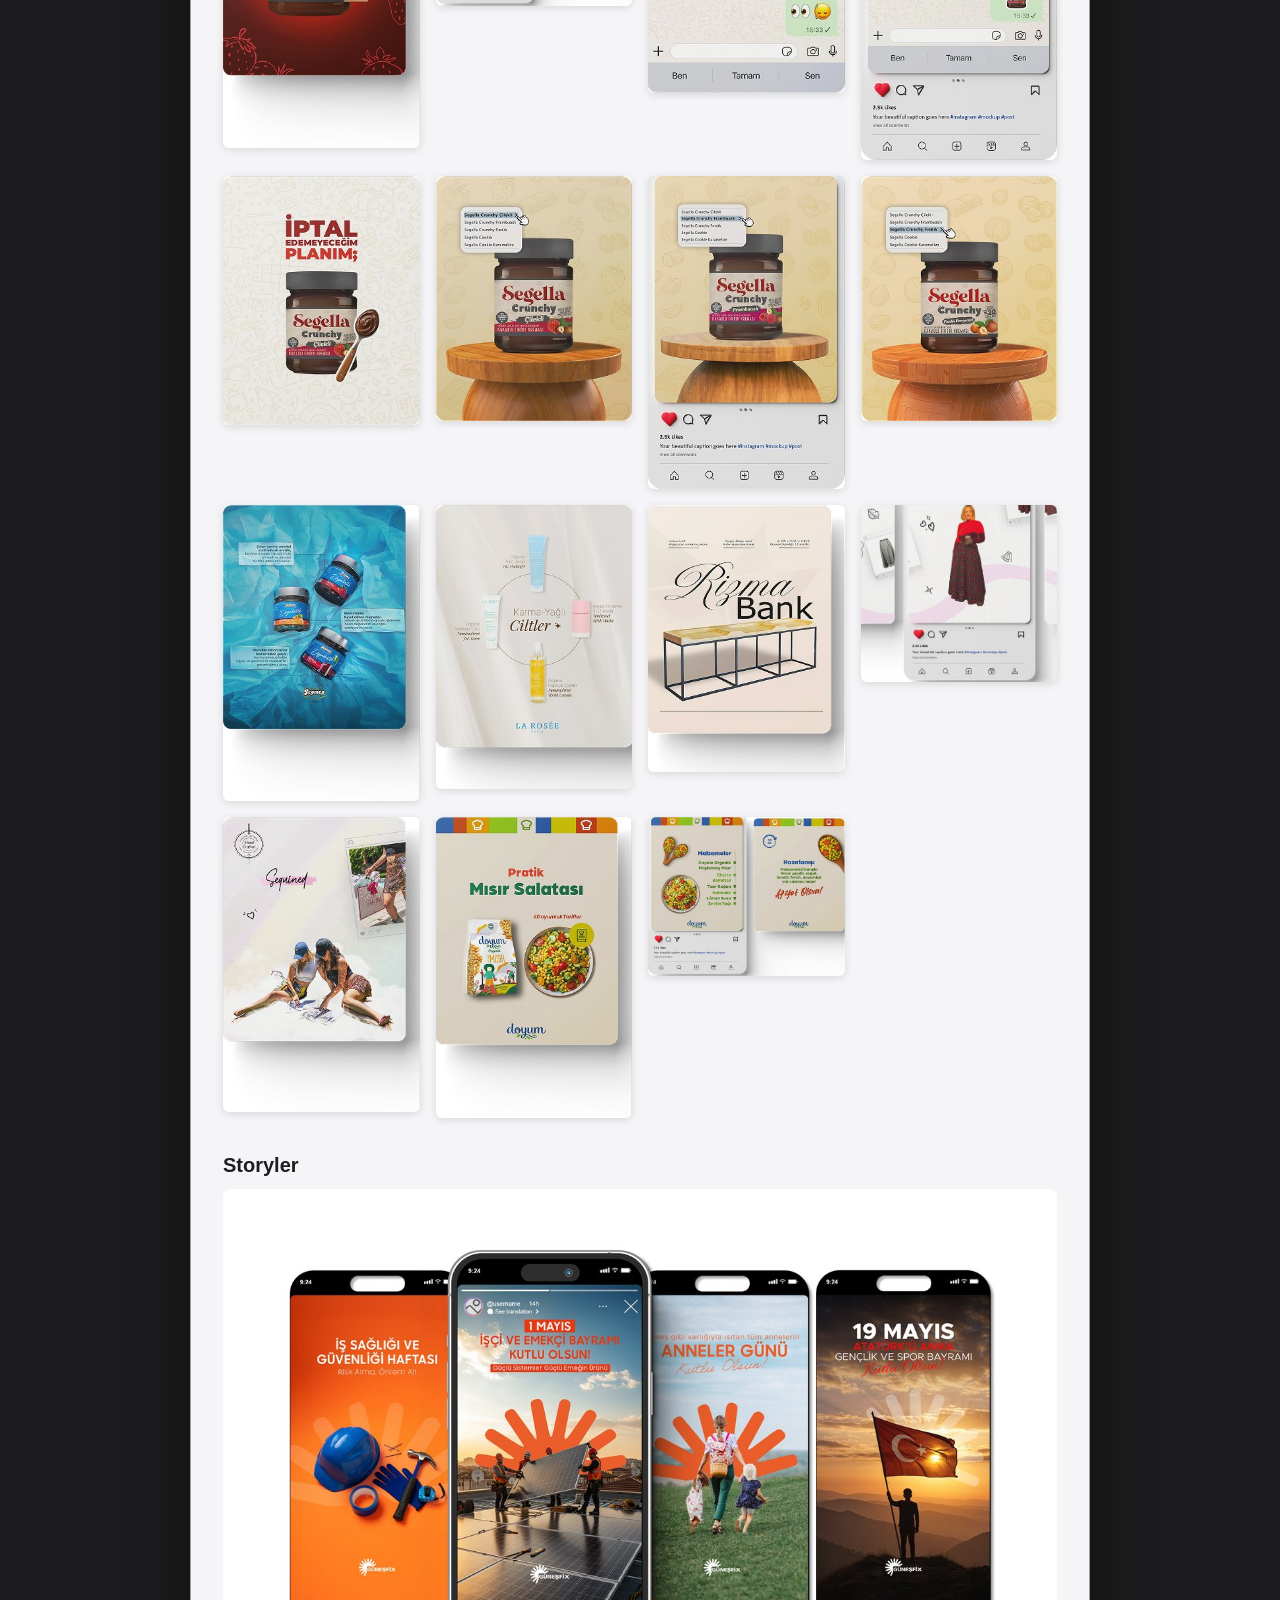
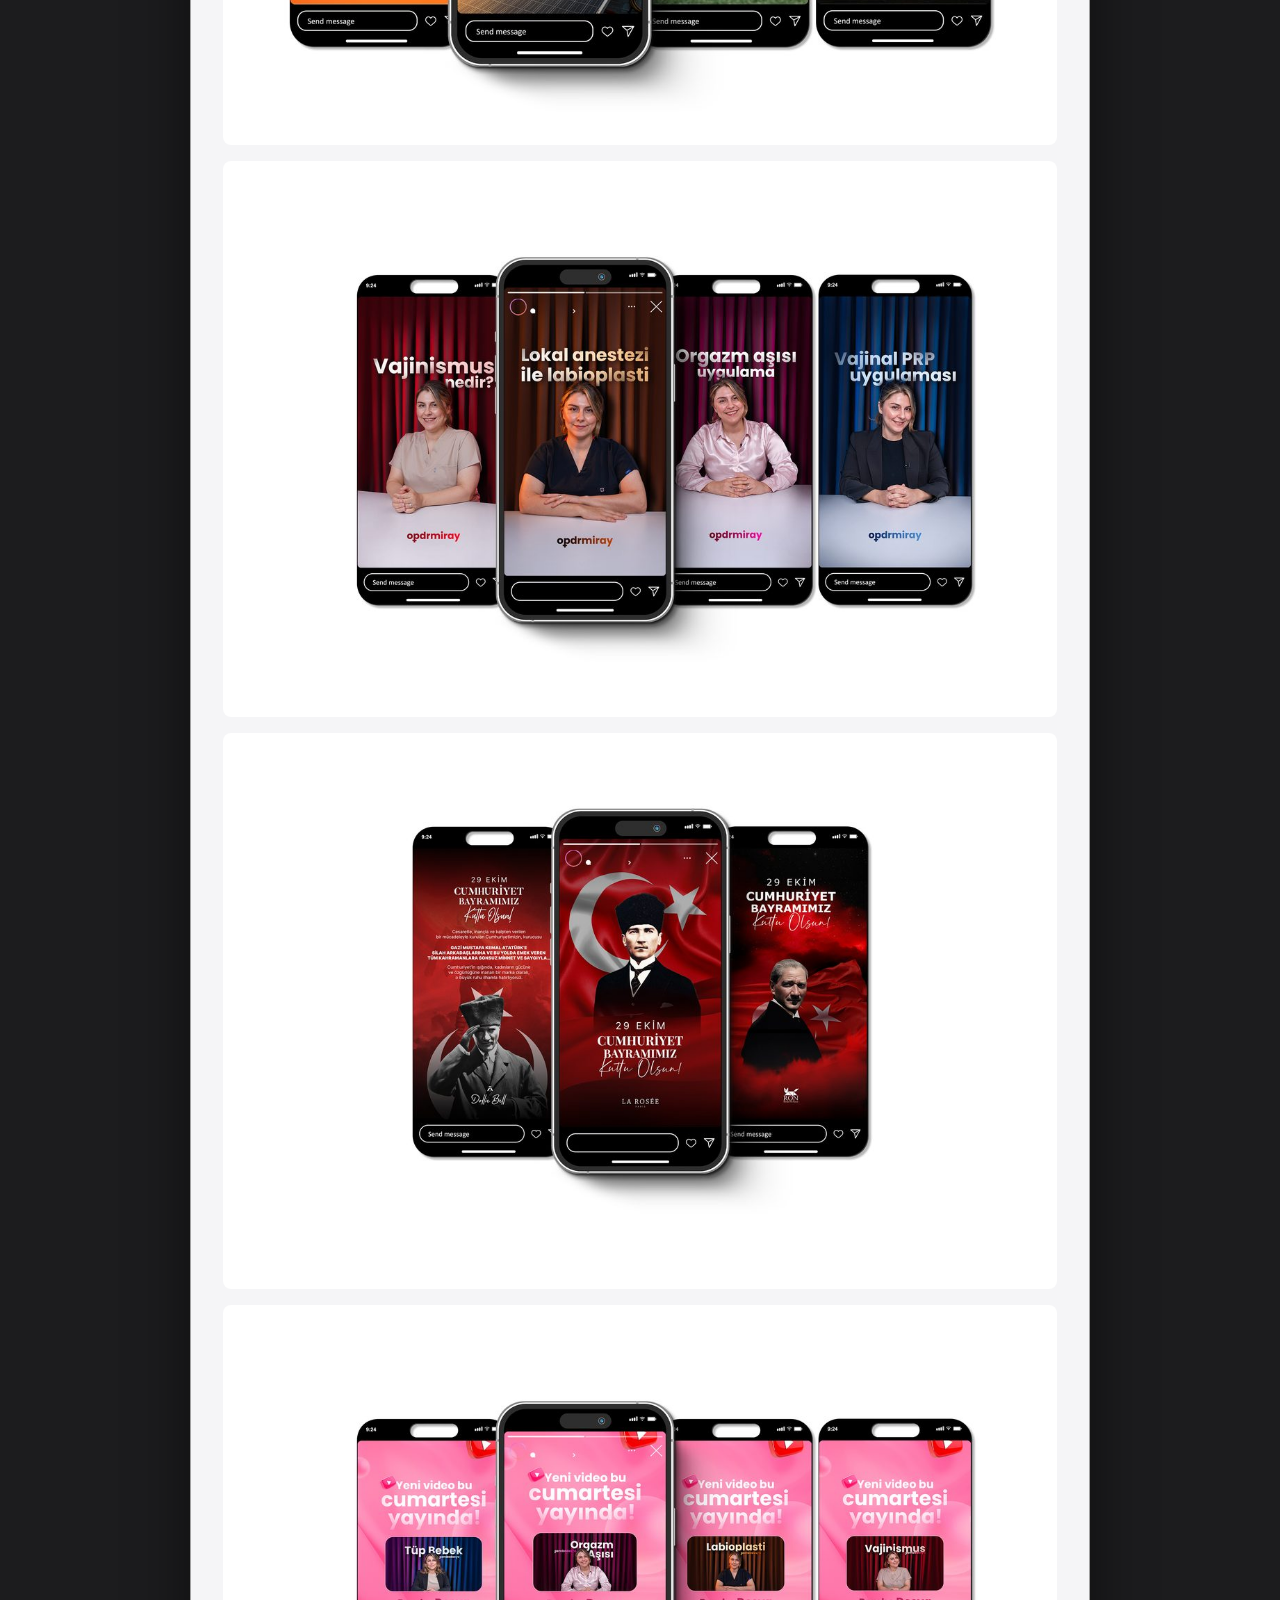
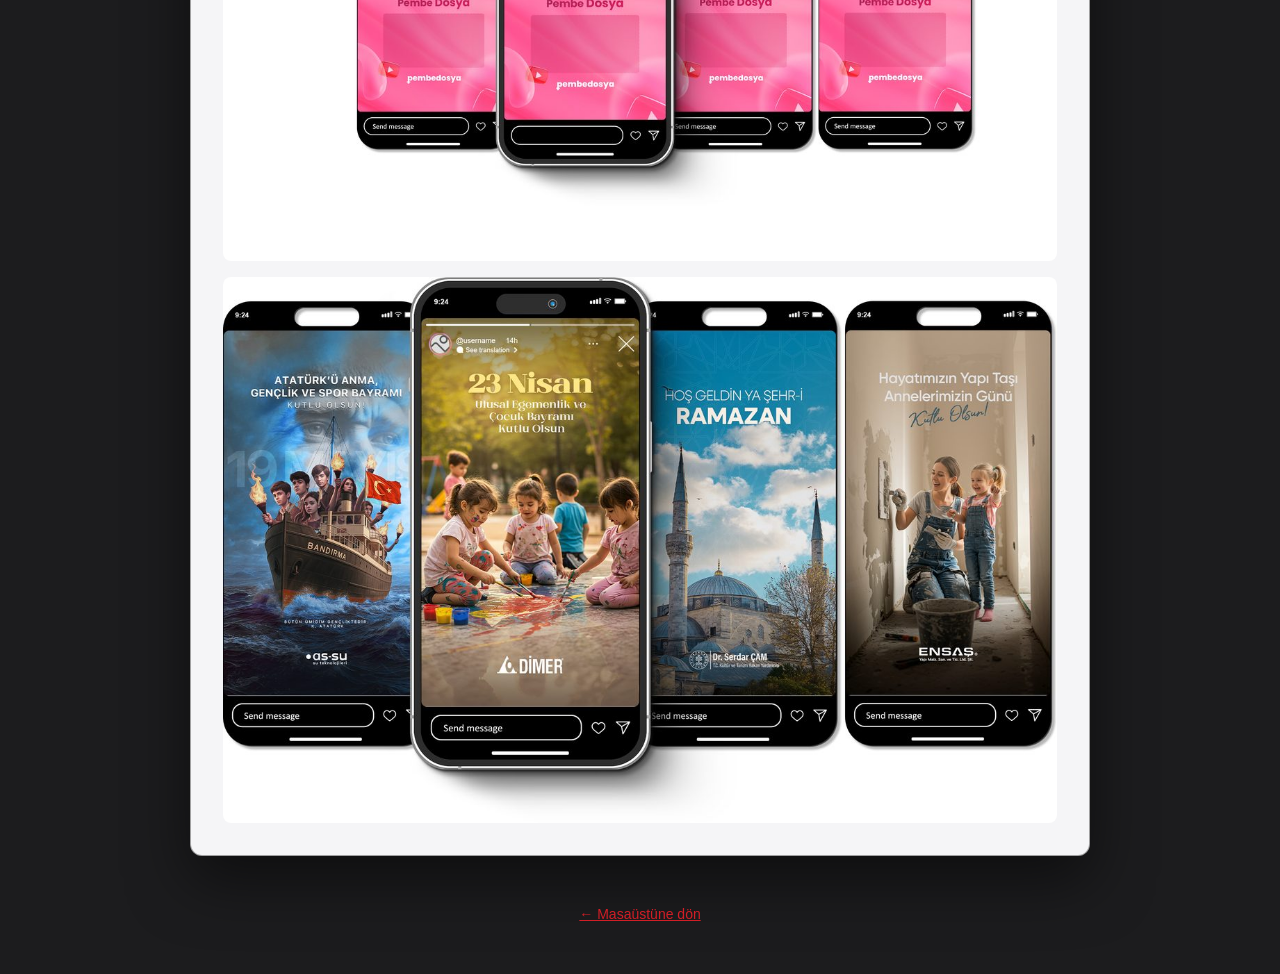
<file: instagram.html>
<!DOCTYPE html>
<html lang="tr">
<head>
  <meta charset="UTF-8">
  <meta name="viewport" content="width=device-width, initial-scale=1.0">
  <title>Instagram Tasarımları · Emir Aşçı</title>
  <meta name="description" content="Sosyal medya post ve story tasarımları.">
  <link rel="stylesheet" href="stil.css">
</head>
<body class="sayfa">

  <header class="menu-cubugu">
    <svg class="elma" viewBox="0 0 24 24" aria-hidden="true"><path d="M17 12.3c0-2.2 1.8-3.3 1.9-3.4-1-1.5-2.6-1.7-3.2-1.7-1.4-.1-2.7.8-3.4.8-.7 0-1.8-.8-2.9-.8-1.5 0-2.9.9-3.6 2.2-1.6 2.7-.4 6.7 1.1 8.9.7 1.1 1.6 2.3 2.7 2.2 1.1 0 1.5-.7 2.8-.7 1.3 0 1.7.7 2.9.7 1.2 0 1.9-1.1 2.6-2.1.8-1.2 1.2-2.4 1.2-2.4-.1 0-2.1-.8-2.1-3.7zM14.8 5.6c.6-.7 1-1.7.9-2.7-.9 0-2 .6-2.6 1.3-.6.6-1.1 1.7-.9 2.6 1 .1 2-.5 2.6-1.2z"/></svg>
    <nav aria-label="Ana menü">
      <a href="index.html" class="isim">Emir Aşçı</a>
      <a href="index.html#isler">İşler</a>
      <a href="hakkimda.html">Hakkımda</a>
      <a href="yetenekler.html">Yetenekler</a>
      <a href="iletisim.html">İletişim</a>
    </nav>
    <div class="sag"><span id="saat">—</span></div>
  </header>

  <article class="pencere" id="instagram" data-baslik="Instagram — Post ve Story Tasarımları">
    <div class="pencere-basligi">
      <div class="trafik">
        <button type="button" class="kirmizi" data-eylem="kapat" aria-label="Pencereyi kapat"></button>
        <button type="button" class="sari" data-eylem="kucult" aria-label="Pencereyi küçült"></button>
        <button type="button" class="yesil" data-eylem="buyut" aria-label="Pencereyi büyüt"></button>
      </div>
      <h1>Instagram — Post ve Story Tasarımları</h1>
    </div>
    <div class="pencere-govde">
      <h2>Sosyal medya tasarımları</h2>
      <p class="ust-bilgi">Post ve story formatında sosyal medya çalışmaları</p>

      <h3 id="postlar">Postlar</h3>
      <div class="galeri izgara">
        <img src="gorseller/instagram-post-1.jpg" alt="Instagram post tasarımı" loading="lazy">
        <img src="gorseller/instagram-post-2.jpg" alt="Instagram post tasarımı" loading="lazy">
        <img src="gorseller/instagram-post-3.jpg" alt="Instagram post tasarımı" loading="lazy">
        <img src="gorseller/instagram-post-4.jpg" alt="Instagram post tasarımı" loading="lazy">
        <img src="gorseller/instagram-post-5.jpg" alt="Instagram post tasarımı" loading="lazy">
        <img src="gorseller/instagram-post-6.jpg" alt="Instagram post tasarımı" loading="lazy">
        <img src="gorseller/instagram-post-7.jpg" alt="Instagram post tasarımı" loading="lazy">
        <img src="gorseller/instagram-post-8.jpg" alt="Instagram post tasarımı" loading="lazy">
        <img src="gorseller/instagram-post-9.jpg" alt="Instagram post tasarımı" loading="lazy">
        <img src="gorseller/instagram-post-10.jpg" alt="Instagram post tasarımı" loading="lazy">
        <img src="gorseller/instagram-post-11.jpg" alt="Instagram post tasarımı" loading="lazy">
        <img src="gorseller/instagram-post-12.jpg" alt="Instagram post tasarımı" loading="lazy">
        <img src="gorseller/instagram-post-13.jpg" alt="Instagram post tasarımı" loading="lazy">
        <img src="gorseller/instagram-post-14.jpg" alt="Instagram post tasarımı" loading="lazy">
        <img src="gorseller/instagram-post-15.jpg" alt="Instagram post tasarımı" loading="lazy">
        <img src="gorseller/instagram-post-16.jpg" alt="Instagram post tasarımı" loading="lazy">
        <img src="gorseller/instagram-post-17.jpg" alt="Instagram post tasarımı" loading="lazy">
        <img src="gorseller/instagram-post-18.jpg" alt="Instagram post tasarımı" loading="lazy">
        <img src="gorseller/instagram-post-19.jpg" alt="Instagram post tasarımı" loading="lazy">
        <img src="gorseller/instagram-post-20.jpg" alt="Instagram post tasarımı" loading="lazy">
        <img src="gorseller/instagram-post-21.jpg" alt="Instagram post tasarımı" loading="lazy">
        <img src="gorseller/instagram-post-22.jpg" alt="Instagram post tasarımı" loading="lazy">
        <img src="gorseller/instagram-post-23.jpg" alt="Instagram post tasarımı" loading="lazy">
        <img src="gorseller/instagram-post-24.jpg" alt="Instagram post tasarımı" loading="lazy">
        <img src="gorseller/instagram-post-25.jpg" alt="Instagram post tasarımı" loading="lazy">
        <img src="gorseller/instagram-post-26.jpg" alt="Instagram post tasarımı" loading="lazy">
        <img src="gorseller/instagram-post-27.jpg" alt="Instagram post tasarımı" loading="lazy">
        <img src="gorseller/instagram-post-28.jpg" alt="Instagram post tasarımı" loading="lazy">
        <img src="gorseller/instagram-post-29.jpg" alt="Instagram post tasarımı" loading="lazy">
        <img src="gorseller/instagram-post-30.jpg" alt="Instagram post tasarımı" loading="lazy">
        <img src="gorseller/instagram-post-31.jpg" alt="Instagram post tasarımı" loading="lazy">
      </div>

      <h3 id="storyler">Storyler</h3>
      <div class="galeri">
        <img src="gorseller/instagram-story-1.jpg" alt="Instagram story tasarımları" loading="lazy">
        <img src="gorseller/instagram-story-2.jpg" alt="Instagram story tasarımları" loading="lazy">
        <img src="gorseller/instagram-story-3.jpg" alt="Instagram story tasarımları" loading="lazy">
        <img src="gorseller/instagram-story-4.jpg" alt="Instagram story tasarımları" loading="lazy">
        <img src="gorseller/instagram-story-5.jpg" alt="Instagram story tasarımları" loading="lazy">
      </div>
    </div>
  </article>

  <p class="geri-don"><a href="index.html">← Masaüstüne dön</a></p>

  <script src="site.js"></script>
</body>
</html>
</file>
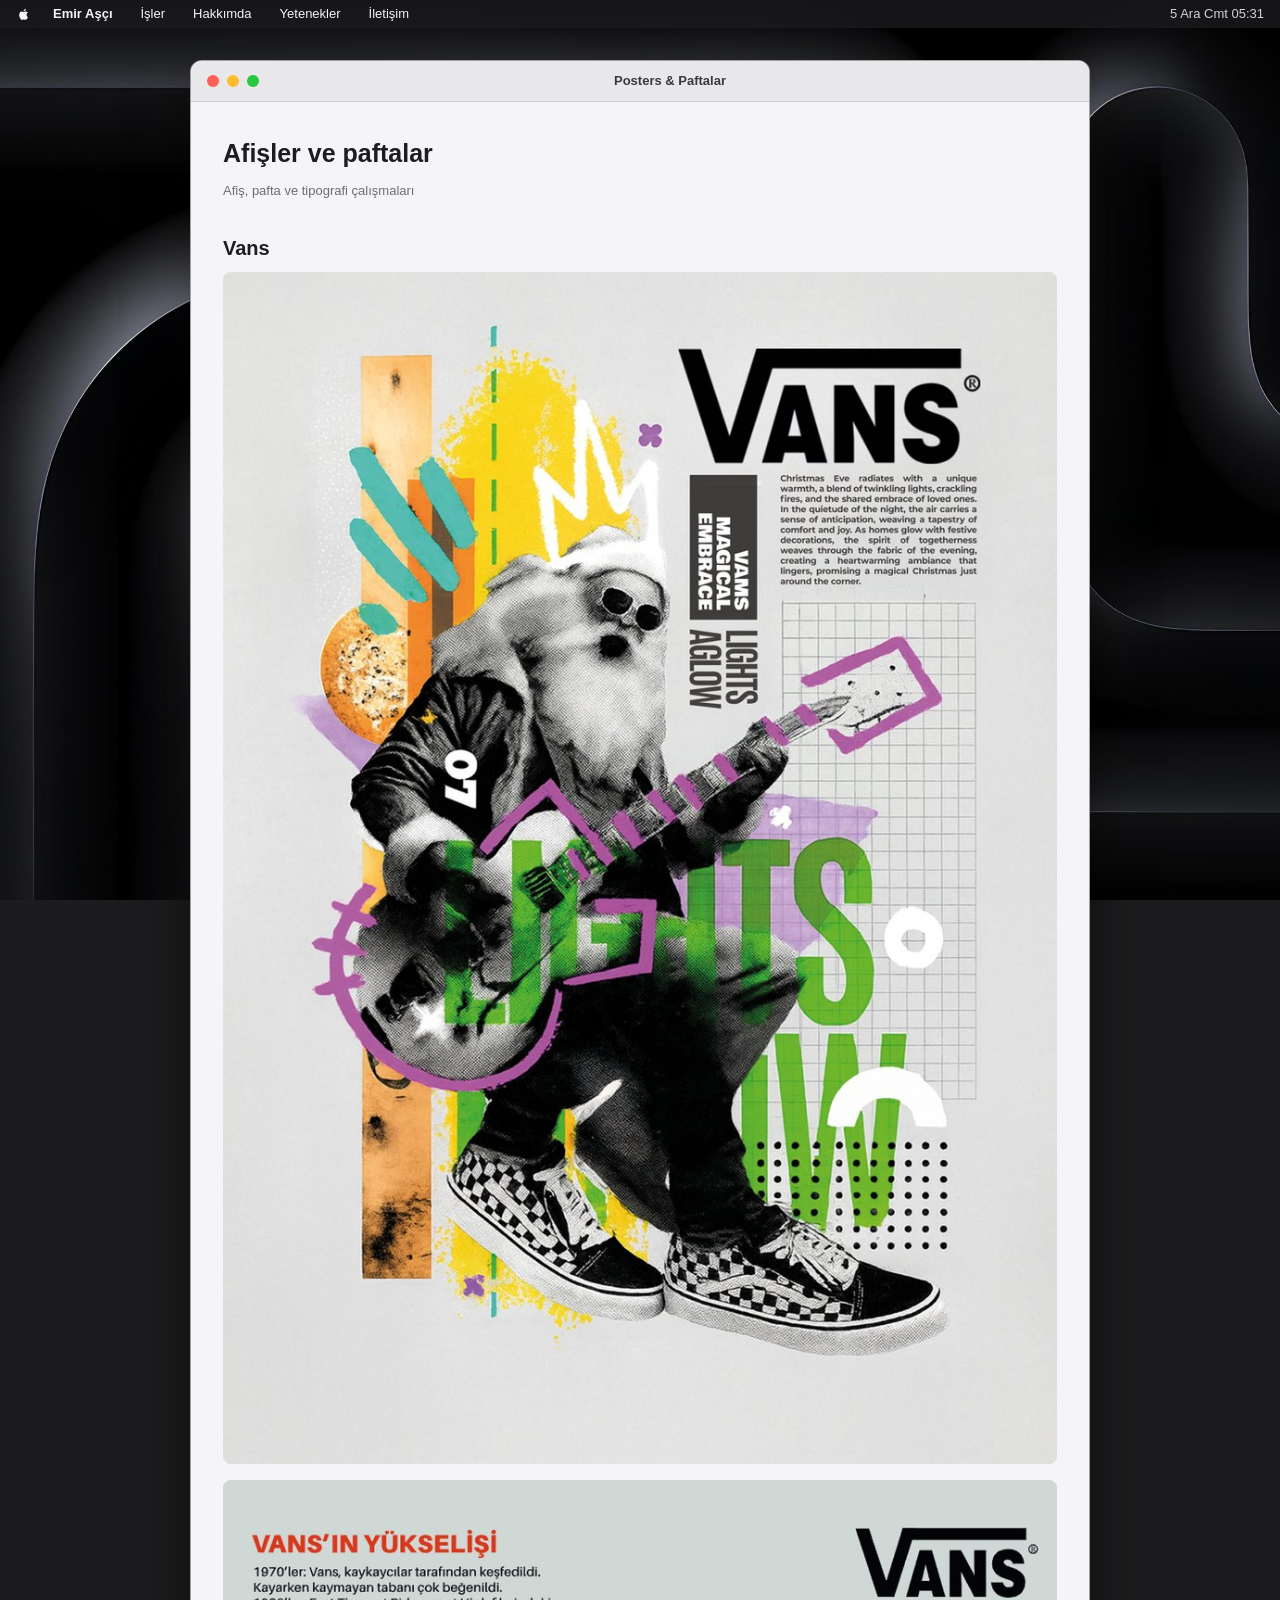
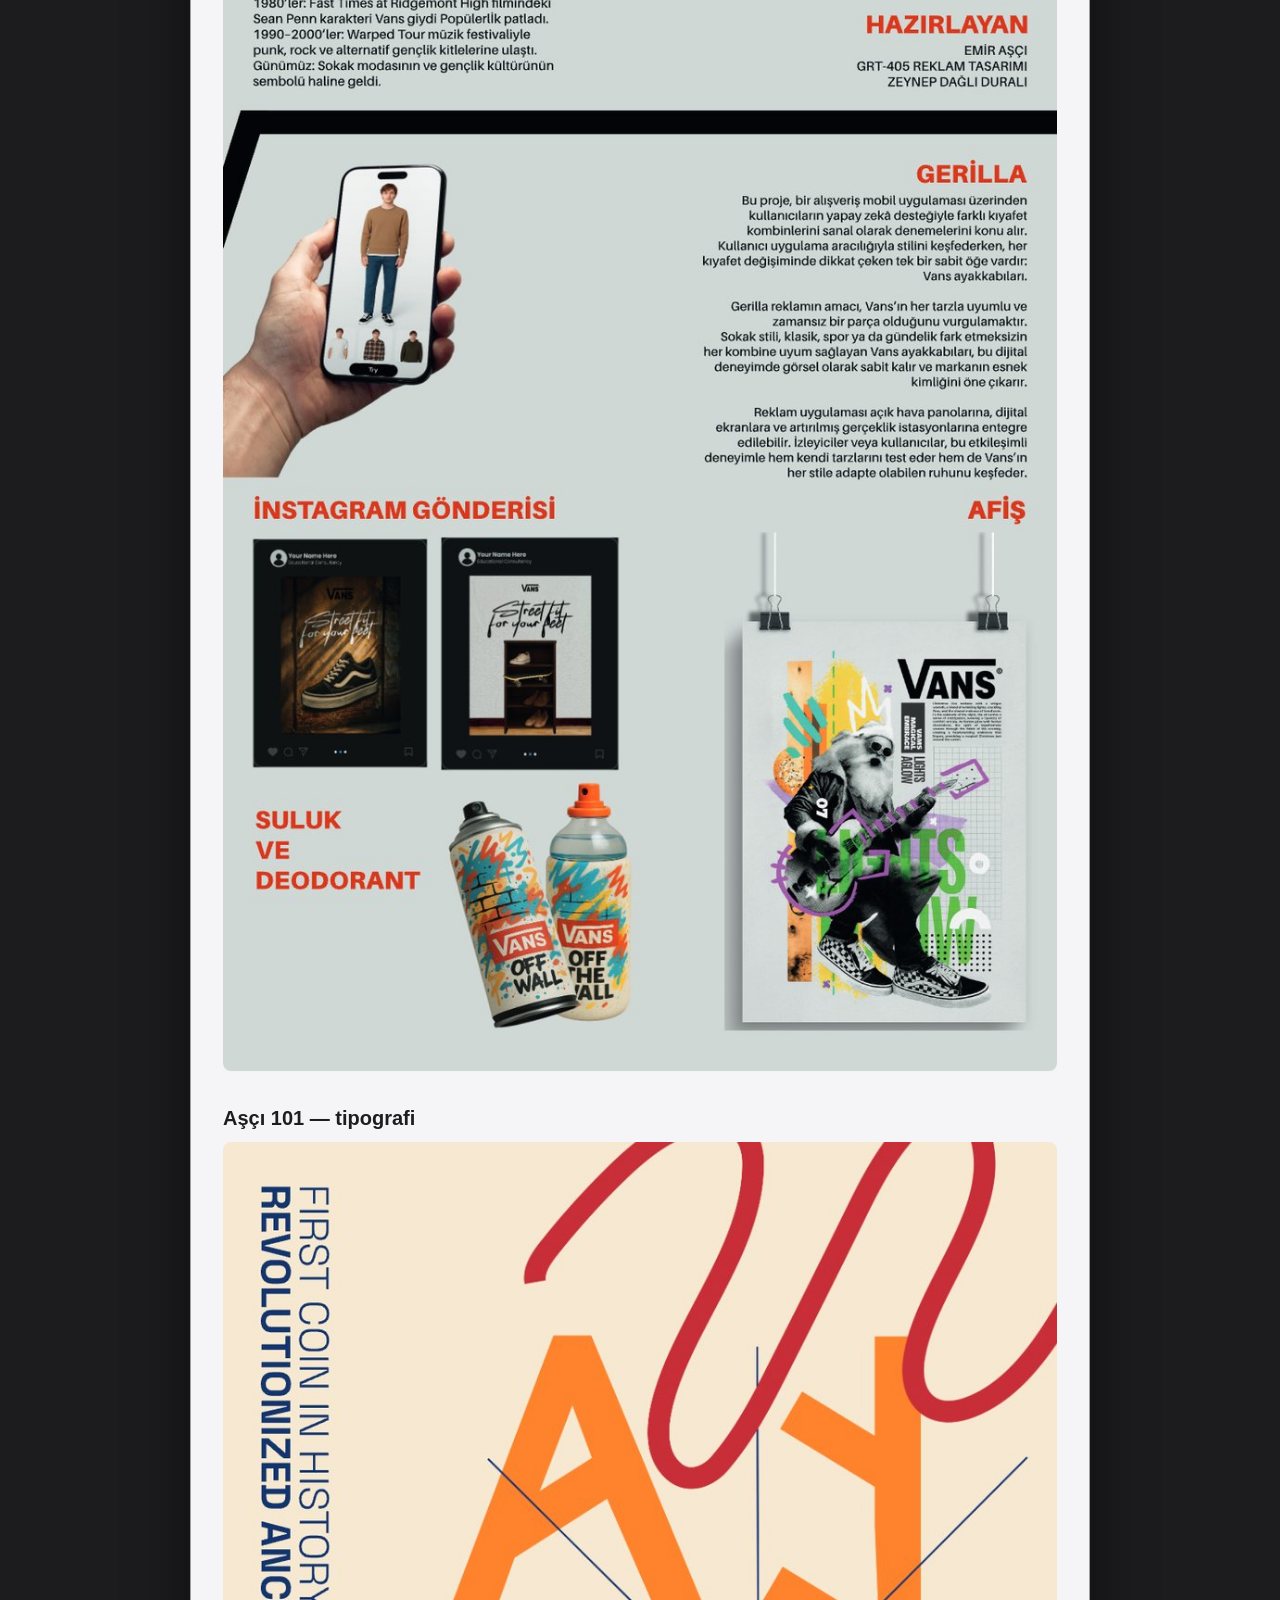
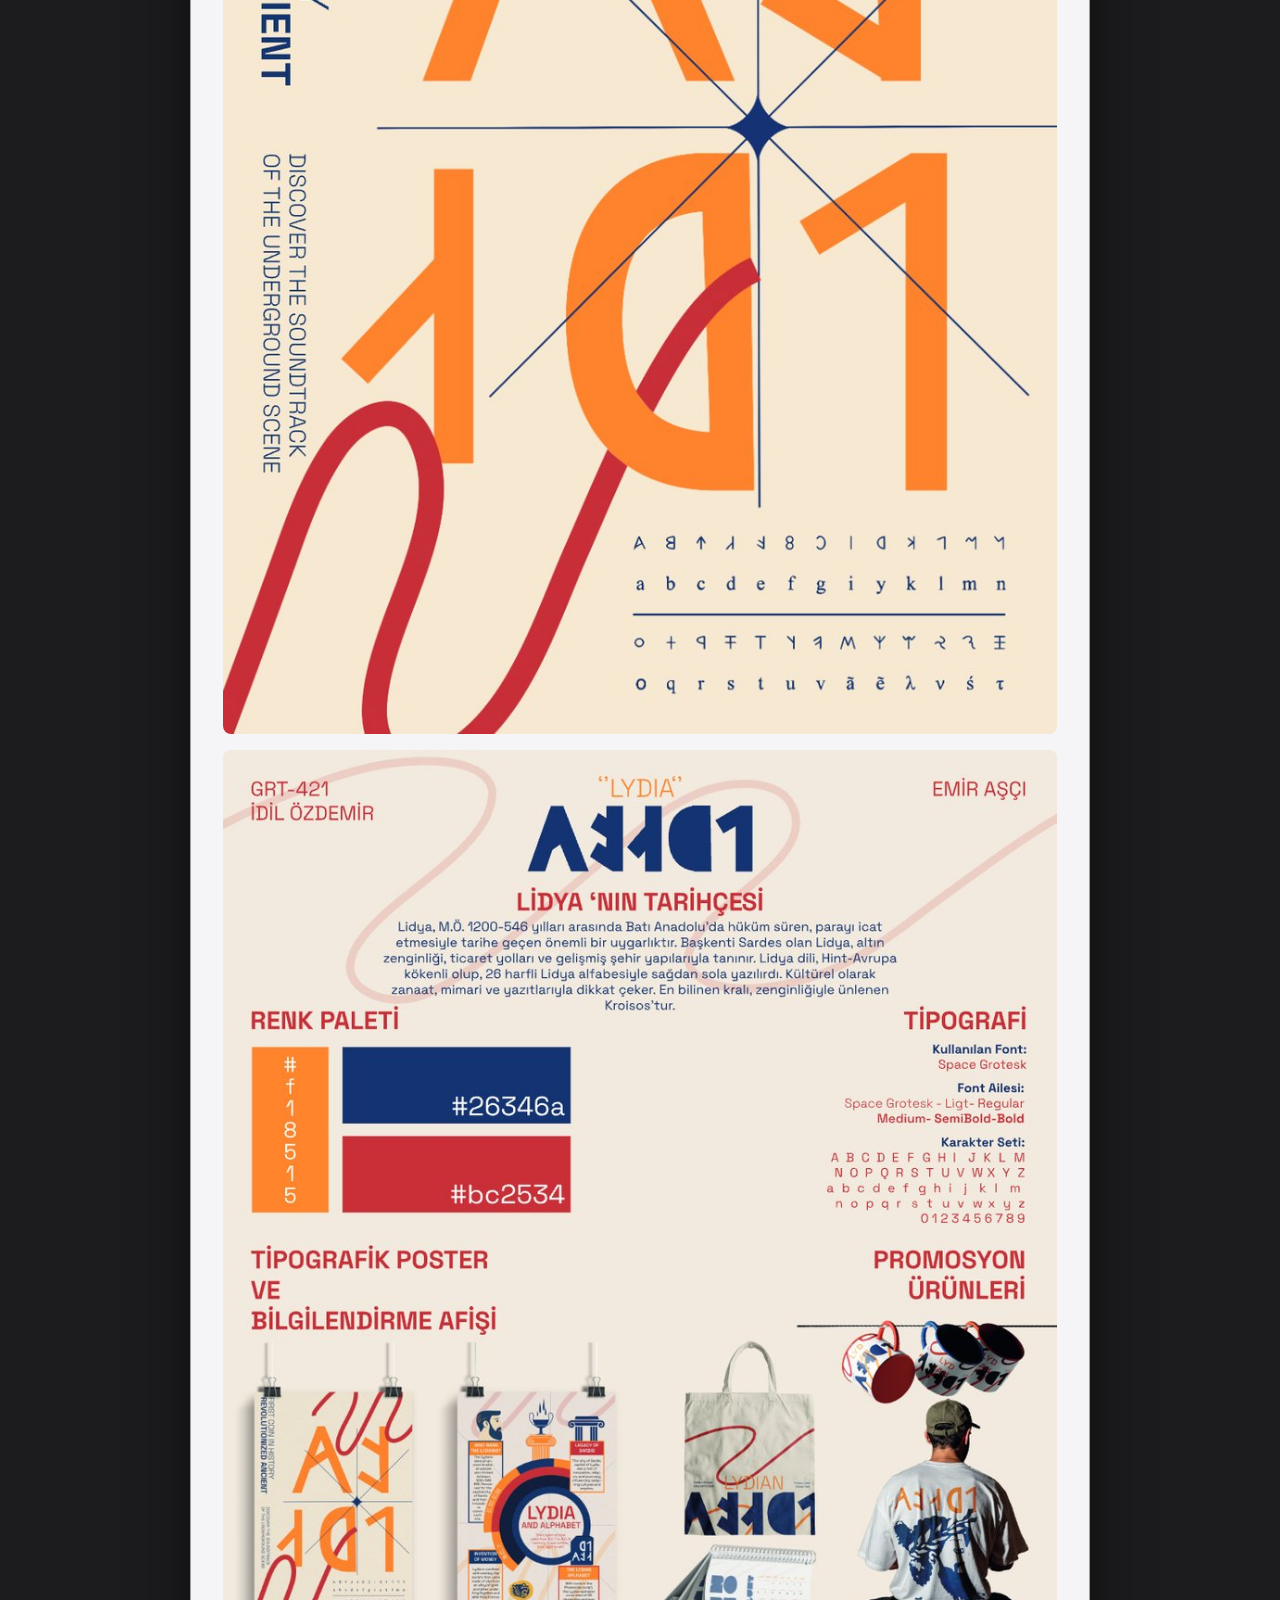
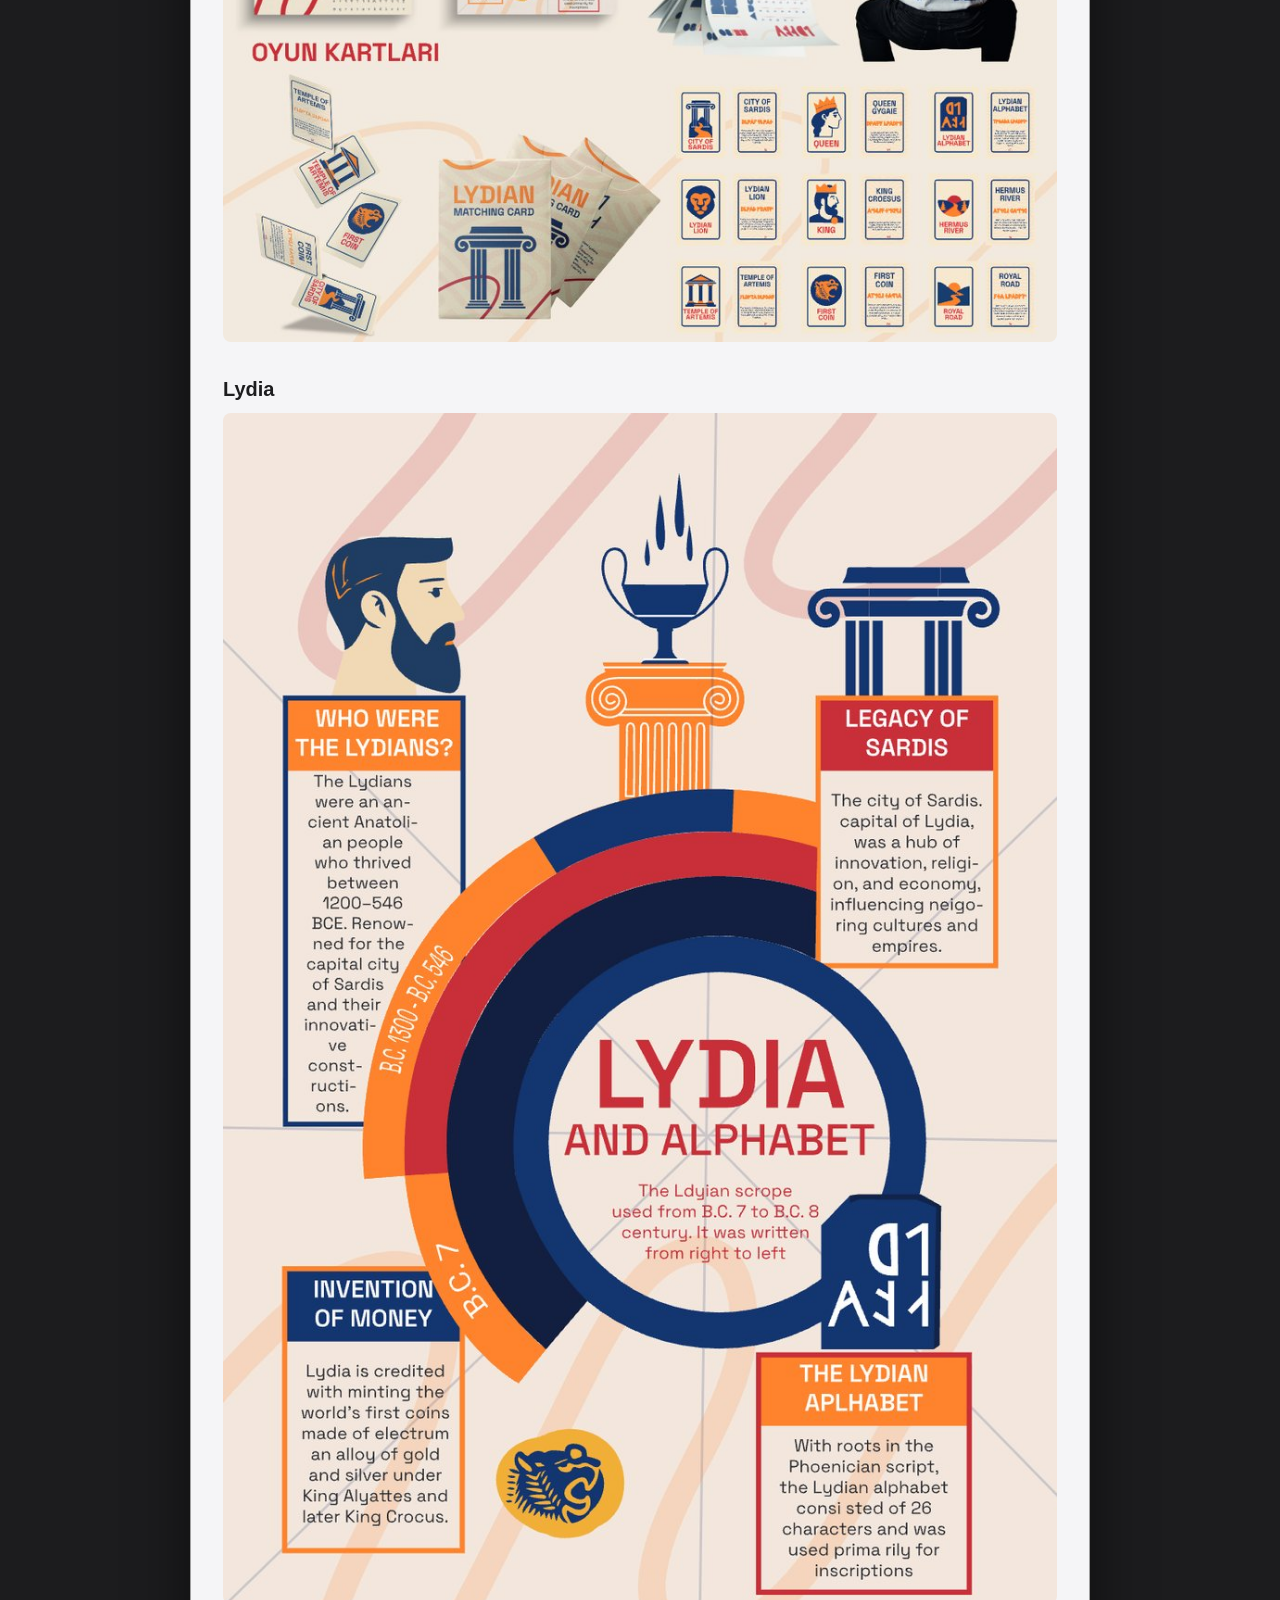
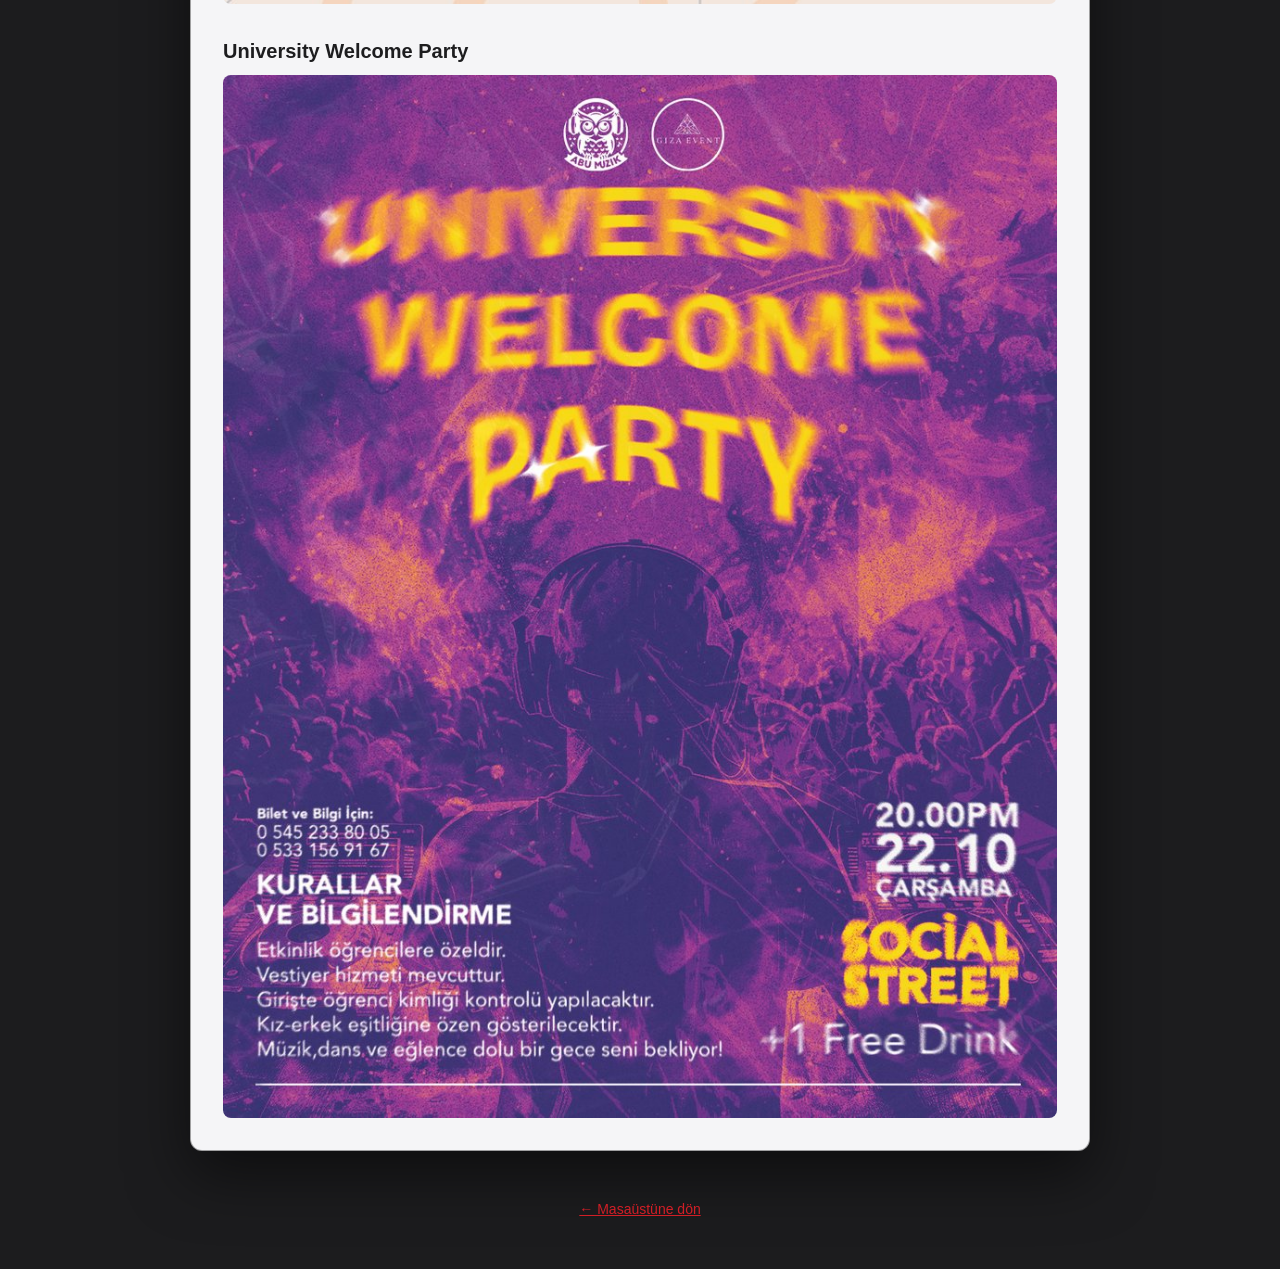
<file: posterler.html>
<!DOCTYPE html>
<html lang="tr">
<head>
  <meta charset="UTF-8">
  <meta name="viewport" content="width=device-width, initial-scale=1.0">
  <title>Afişler ve Paftalar · Emir Aşçı</title>
  <meta name="description" content="Afiş ve pafta çalışmaları.">
  <link rel="stylesheet" href="stil.css">
</head>
<body class="sayfa">

  <header class="menu-cubugu">
    <svg class="elma" viewBox="0 0 24 24" aria-hidden="true"><path d="M17 12.3c0-2.2 1.8-3.3 1.9-3.4-1-1.5-2.6-1.7-3.2-1.7-1.4-.1-2.7.8-3.4.8-.7 0-1.8-.8-2.9-.8-1.5 0-2.9.9-3.6 2.2-1.6 2.7-.4 6.7 1.1 8.9.7 1.1 1.6 2.3 2.7 2.2 1.1 0 1.5-.7 2.8-.7 1.3 0 1.7.7 2.9.7 1.2 0 1.9-1.1 2.6-2.1.8-1.2 1.2-2.4 1.2-2.4-.1 0-2.1-.8-2.1-3.7zM14.8 5.6c.6-.7 1-1.7.9-2.7-.9 0-2 .6-2.6 1.3-.6.6-1.1 1.7-.9 2.6 1 .1 2-.5 2.6-1.2z"/></svg>
    <nav aria-label="Ana menü">
      <a href="index.html" class="isim">Emir Aşçı</a>
      <a href="index.html#isler">İşler</a>
      <a href="hakkimda.html">Hakkımda</a>
      <a href="yetenekler.html">Yetenekler</a>
      <a href="iletisim.html">İletişim</a>
    </nav>
    <div class="sag"><span id="saat">—</span></div>
  </header>

  <article class="pencere" id="posterler" data-baslik="Posters &amp; Paftalar">
    <div class="pencere-basligi">
      <div class="trafik">
        <button type="button" class="kirmizi" data-eylem="kapat" aria-label="Pencereyi kapat"></button>
        <button type="button" class="sari" data-eylem="kucult" aria-label="Pencereyi küçült"></button>
        <button type="button" class="yesil" data-eylem="buyut" aria-label="Pencereyi büyüt"></button>
      </div>
      <h1>Posters &amp; Paftalar</h1>
    </div>
    <div class="pencere-govde">
      <h2>Afişler ve paftalar</h2>
      <p class="ust-bilgi">Afiş, pafta ve tipografi çalışmaları</p>

      <h3>Vans</h3>
      <div class="galeri">
        <img src="gorseller/poster-vans.jpg" alt="Vans afişi ve sunum paftası" loading="lazy">
        <img src="gorseller/pafta-vans.jpg" alt="Vans afişi ve sunum paftası" loading="lazy">
      </div>

      <h3>Aşçı 101 — tipografi</h3>
      <div class="galeri">
        <img src="gorseller/poster-asci101.jpg" alt="Aşçı 101 tipografi afişi ve paftası" loading="lazy">
        <img src="gorseller/pafta-a101.jpg" alt="Aşçı 101 tipografi afişi ve paftası" loading="lazy">
      </div>

      <h3>Lydia</h3>
      <div class="galeri">
        <img src="gorseller/pafta-lydia.jpg" alt="Lydia ve alfabe bilgi grafiği" loading="lazy">
      </div>

      <h3>University Welcome Party</h3>
      <div class="galeri">
        <img src="gorseller/poster-parti.jpg" alt="University Welcome Party afişi" loading="lazy">
      </div>
    </div>
  </article>

  <p class="geri-don"><a href="index.html">← Masaüstüne dön</a></p>

  <script src="site.js"></script>
</body>
</html>
</file>
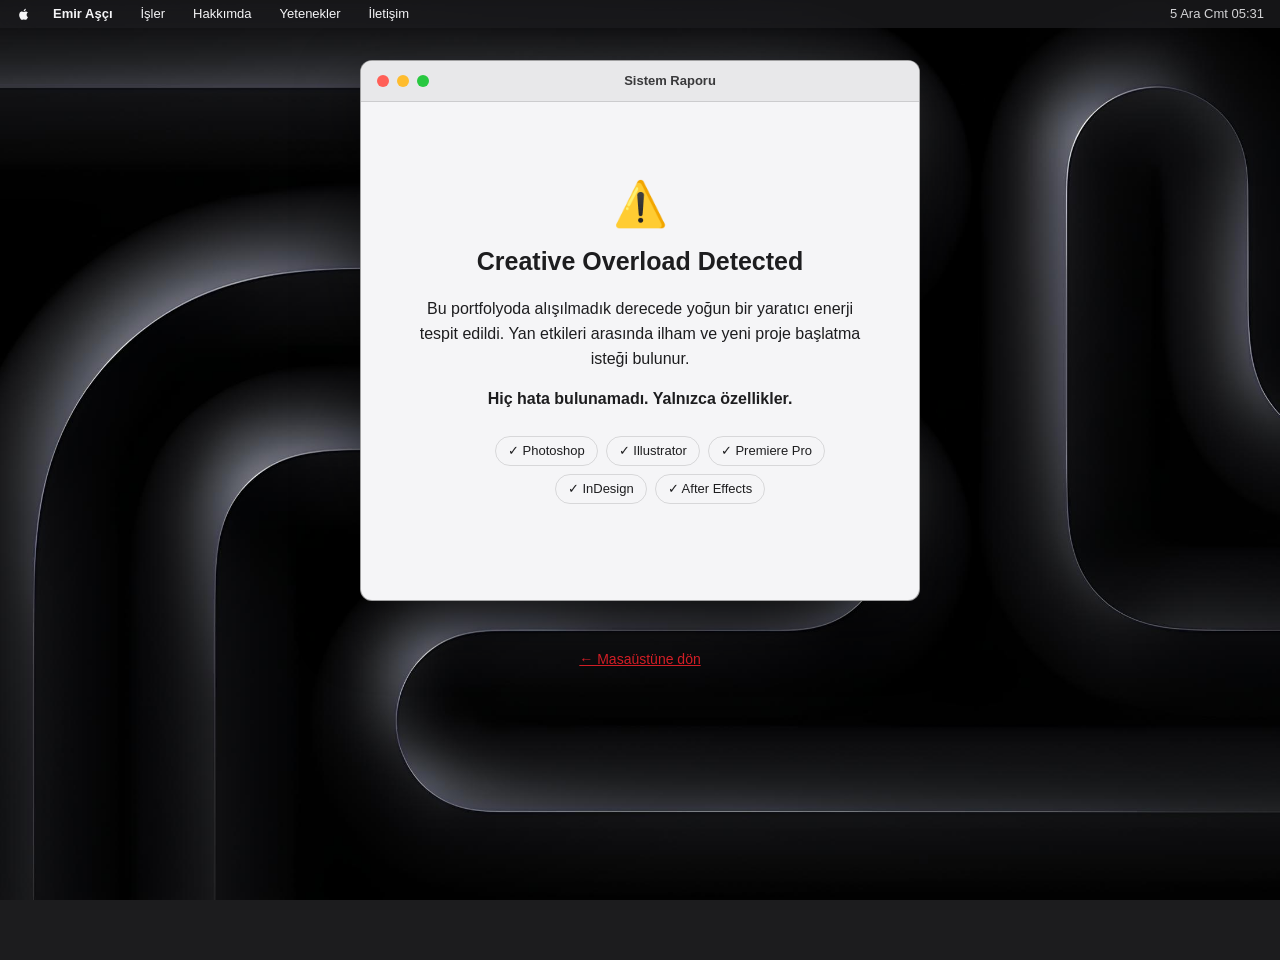
<file: sistem-raporu.html>
<!DOCTYPE html>
<html lang="tr">
<head>
  <meta charset="UTF-8">
  <meta name="viewport" content="width=device-width, initial-scale=1.0">
  <title>Sistem Raporu · Emir Aşçı</title>
  <meta name="description" content="Portfolyonun sistem raporu.">
  <link rel="stylesheet" href="stil.css">
</head>
<body class="sayfa">

  <header class="menu-cubugu">
    <svg class="elma" viewBox="0 0 24 24" aria-hidden="true"><path d="M17 12.3c0-2.2 1.8-3.3 1.9-3.4-1-1.5-2.6-1.7-3.2-1.7-1.4-.1-2.7.8-3.4.8-.7 0-1.8-.8-2.9-.8-1.5 0-2.9.9-3.6 2.2-1.6 2.7-.4 6.7 1.1 8.9.7 1.1 1.6 2.3 2.7 2.2 1.1 0 1.5-.7 2.8-.7 1.3 0 1.7.7 2.9.7 1.2 0 1.9-1.1 2.6-2.1.8-1.2 1.2-2.4 1.2-2.4-.1 0-2.1-.8-2.1-3.7zM14.8 5.6c.6-.7 1-1.7.9-2.7-.9 0-2 .6-2.6 1.3-.6.6-1.1 1.7-.9 2.6 1 .1 2-.5 2.6-1.2z"/></svg>
    <nav aria-label="Ana menü">
      <a href="index.html" class="isim">Emir Aşçı</a>
      <a href="index.html#isler">İşler</a>
      <a href="hakkimda.html">Hakkımda</a>
      <a href="yetenekler.html">Yetenekler</a>
      <a href="iletisim.html">İletişim</a>
    </nav>
    <div class="sag"><span id="saat">—</span></div>
  </header>

  <article class="pencere" id="sistem-raporu" data-baslik="Sistem Raporu" style="--genislik:560px">
    <div class="pencere-basligi">
      <div class="trafik">
        <button type="button" class="kirmizi" data-eylem="kapat" aria-label="Pencereyi kapat"></button>
        <button type="button" class="sari" data-eylem="kucult" aria-label="Pencereyi küçült"></button>
        <button type="button" class="yesil" data-eylem="buyut" aria-label="Pencereyi büyüt"></button>
      </div>
      <h1>Sistem Raporu</h1>
    </div>
    <div class="pencere-govde">
      <div class="orta">
        <div class="simge">⚠️</div>
        <h2>Creative Overload Detected</h2>
        <p>Bu portfolyoda alışılmadık derecede yoğun bir yaratıcı enerji tespit edildi.
        Yan etkileri arasında ilham ve yeni proje başlatma isteği bulunur.</p>
        <p><strong>Hiç hata bulunamadı. Yalnızca özellikler.</strong></p>
        <ul class="etiketler">
          <li>✓ Photoshop</li><li>✓ Illustrator</li><li>✓ Premiere Pro</li>
          <li>✓ InDesign</li><li>✓ After Effects</li>
        </ul>
      </div>
    </div>
  </article>

  <p class="geri-don"><a href="index.html">← Masaüstüne dön</a></p>

  <script src="site.js"></script>
</body>
</html>
</file>
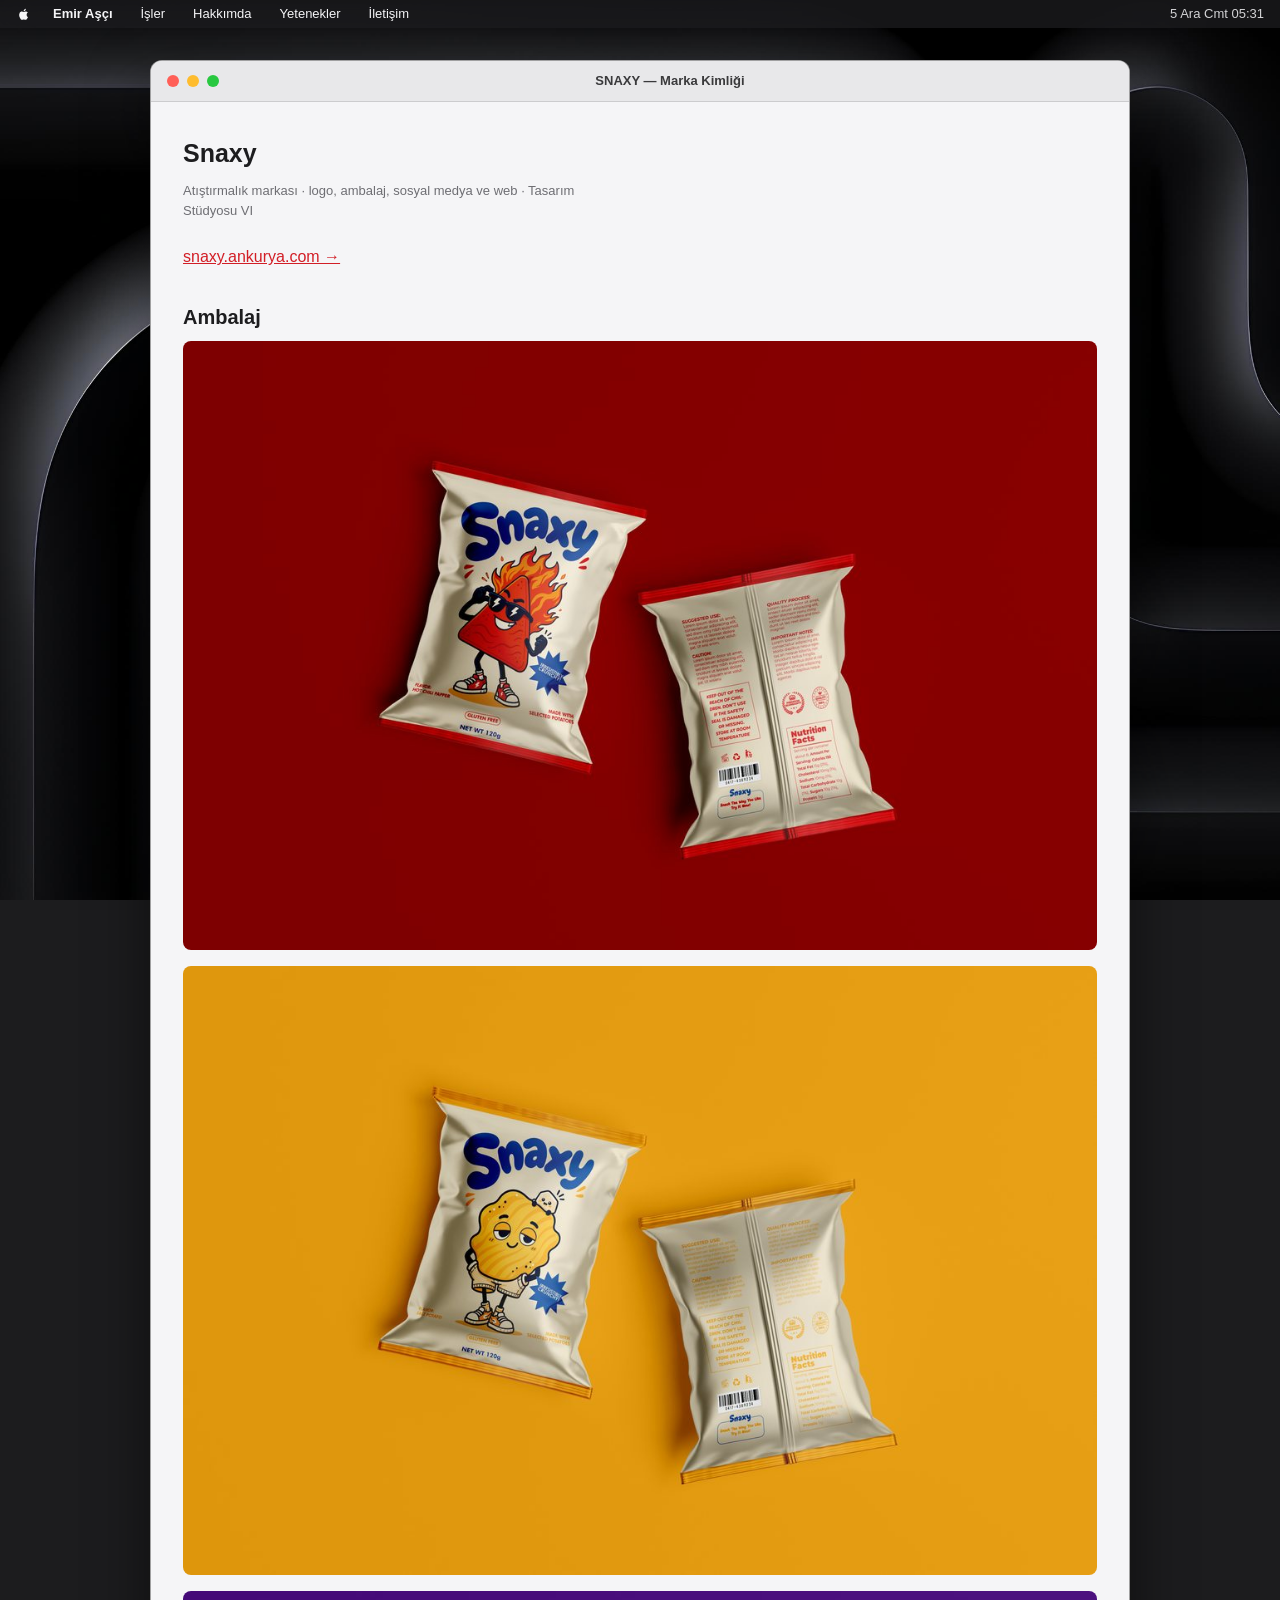
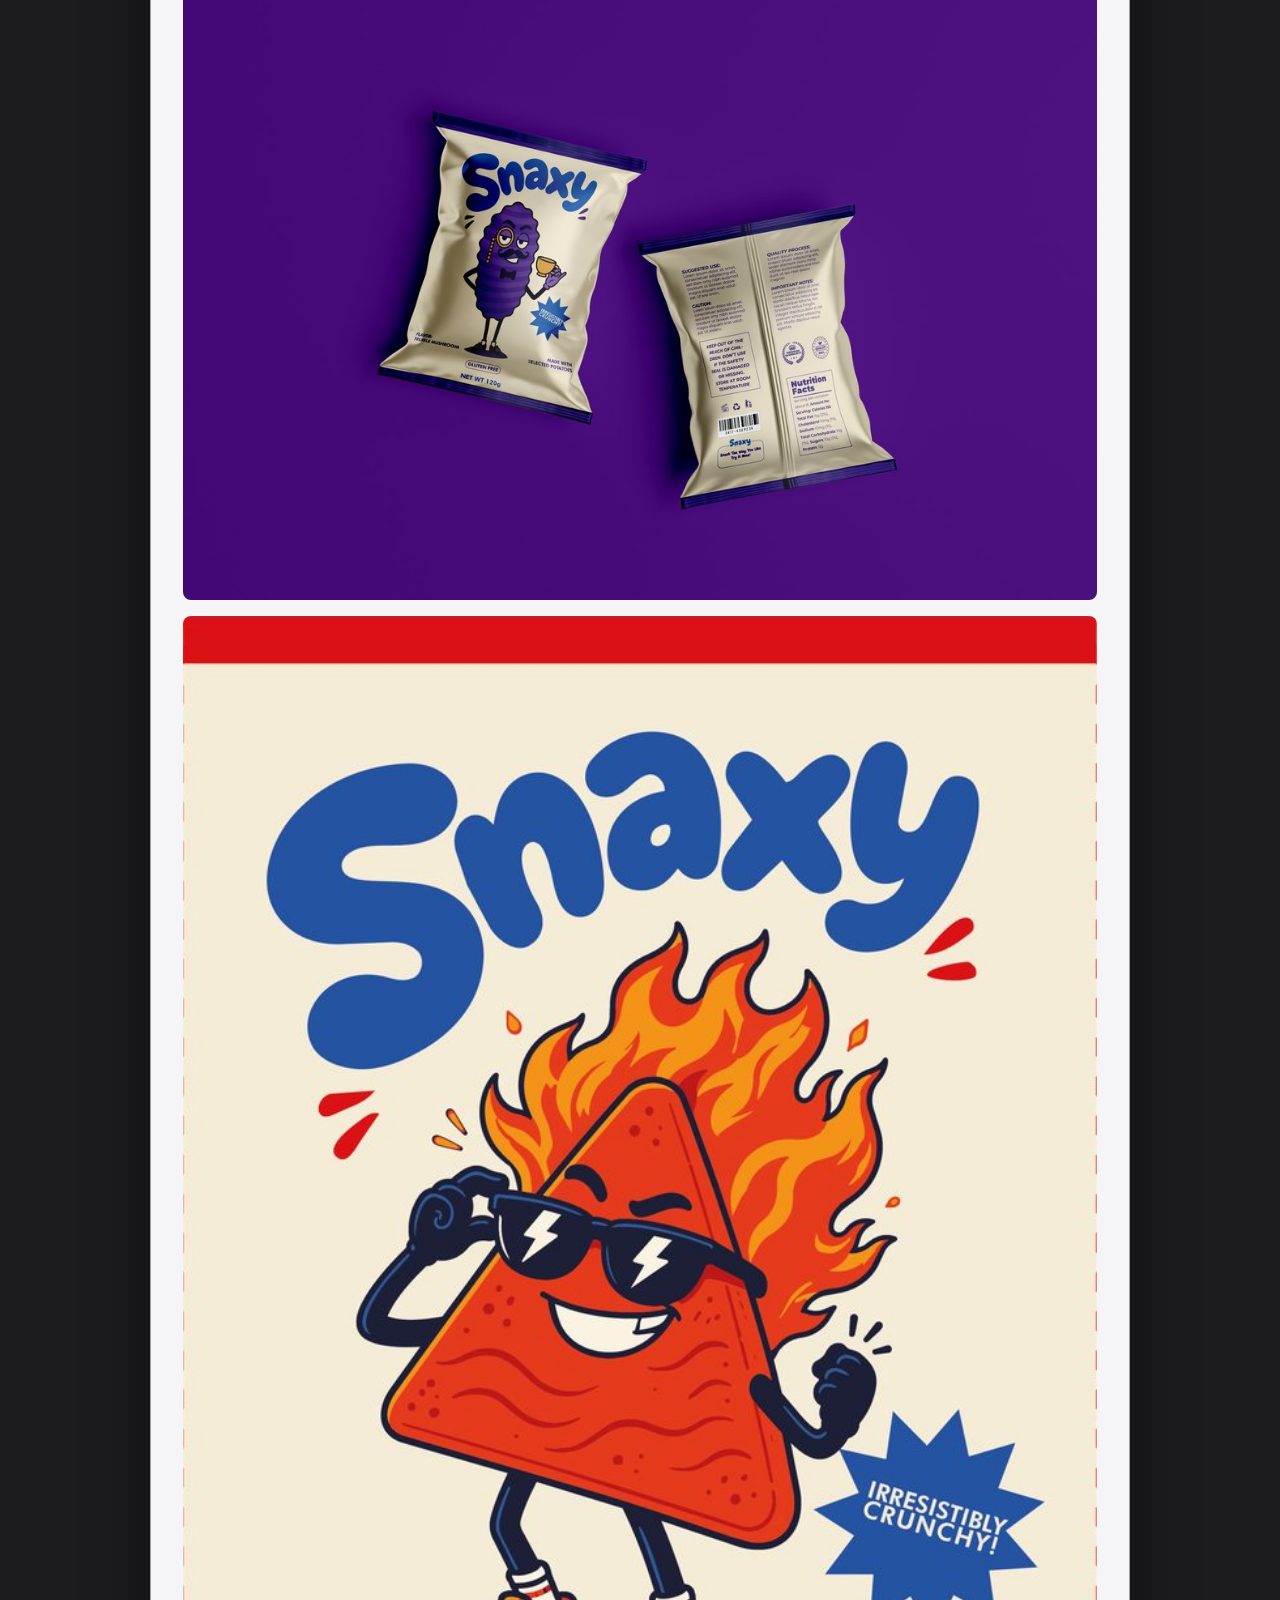
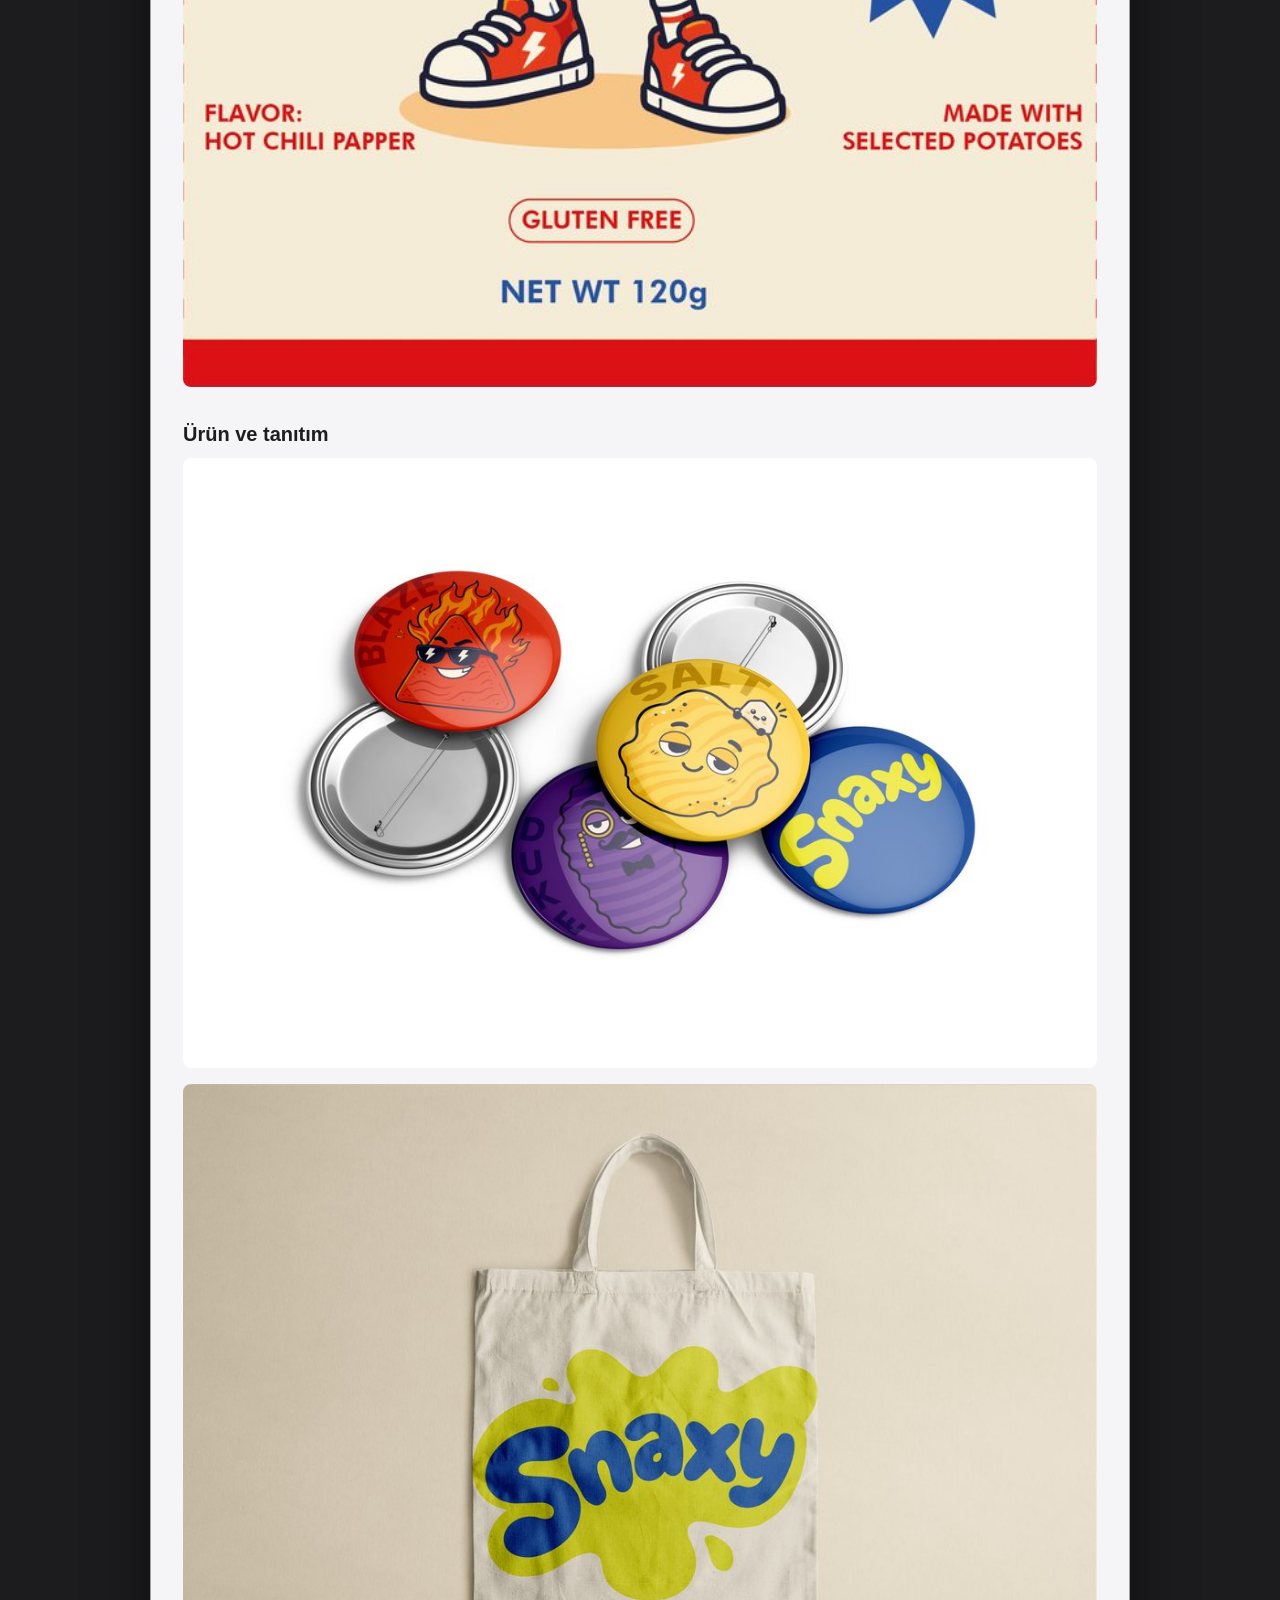
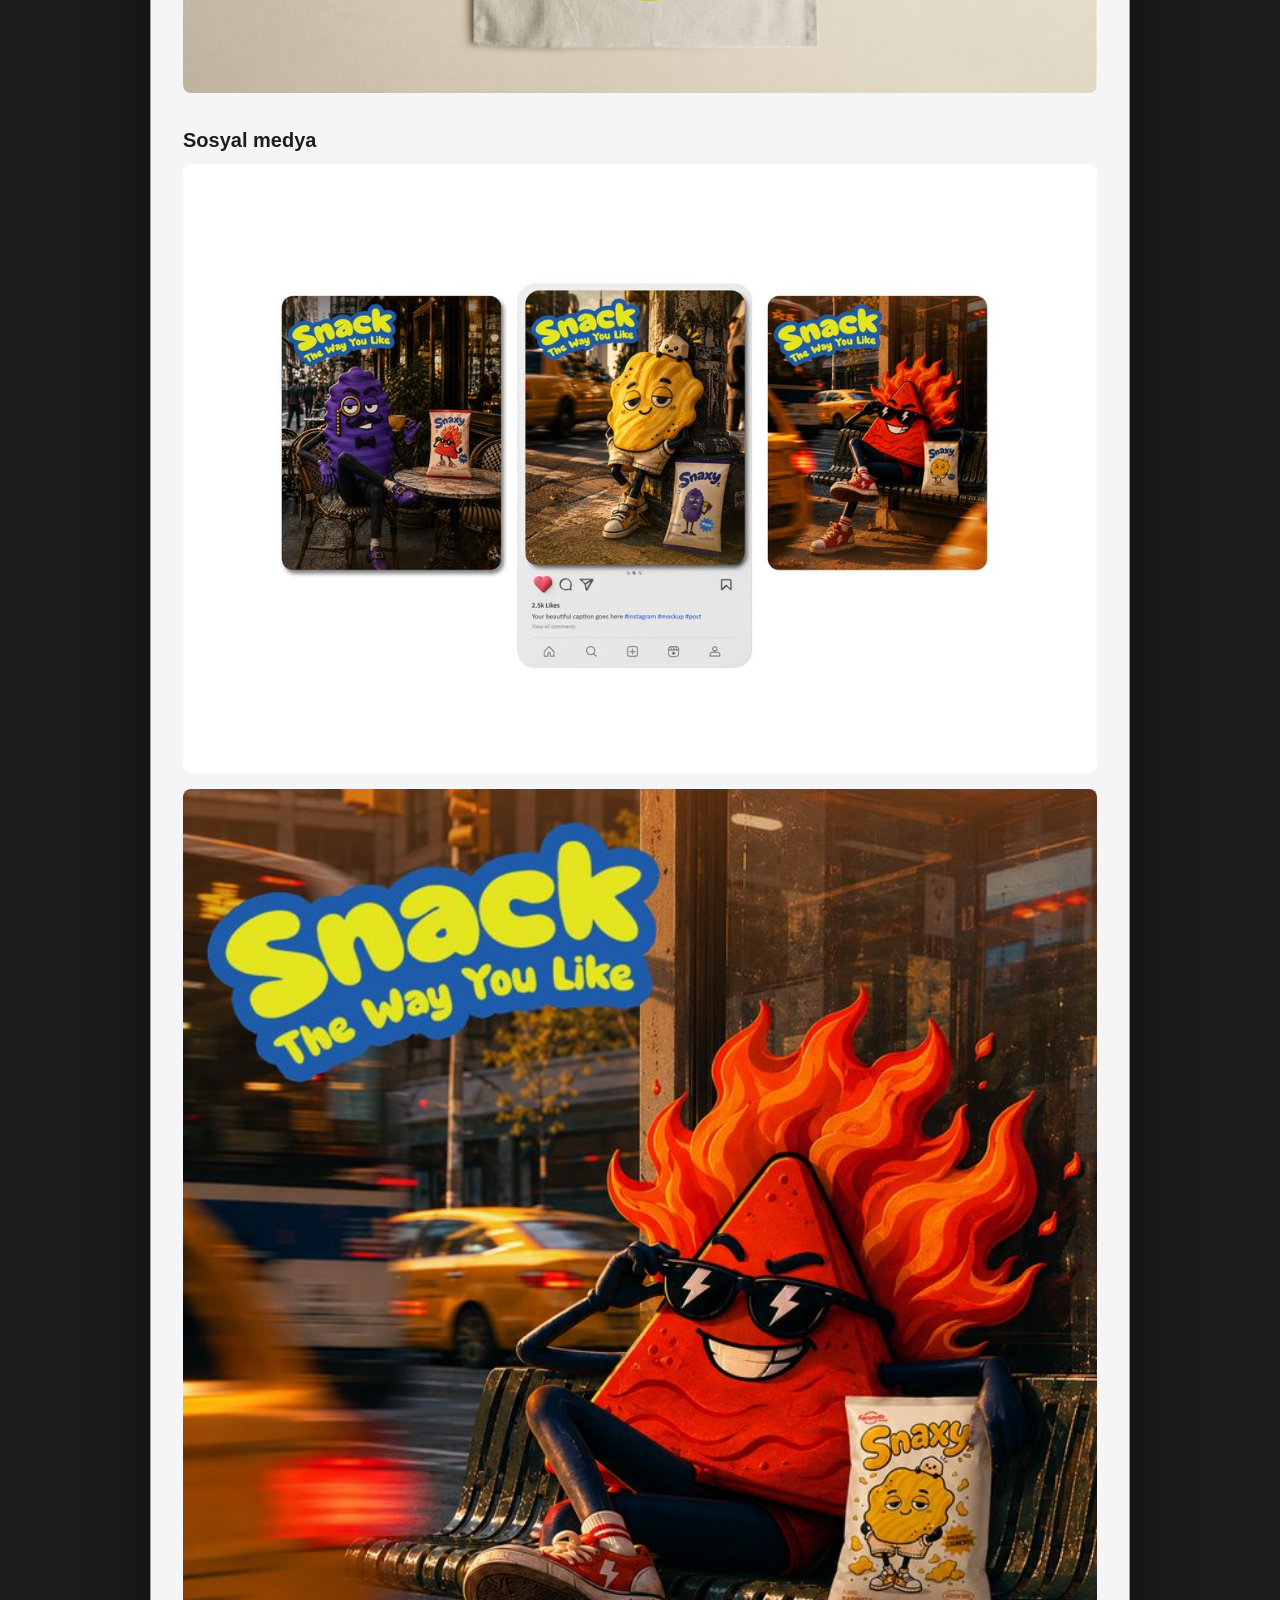
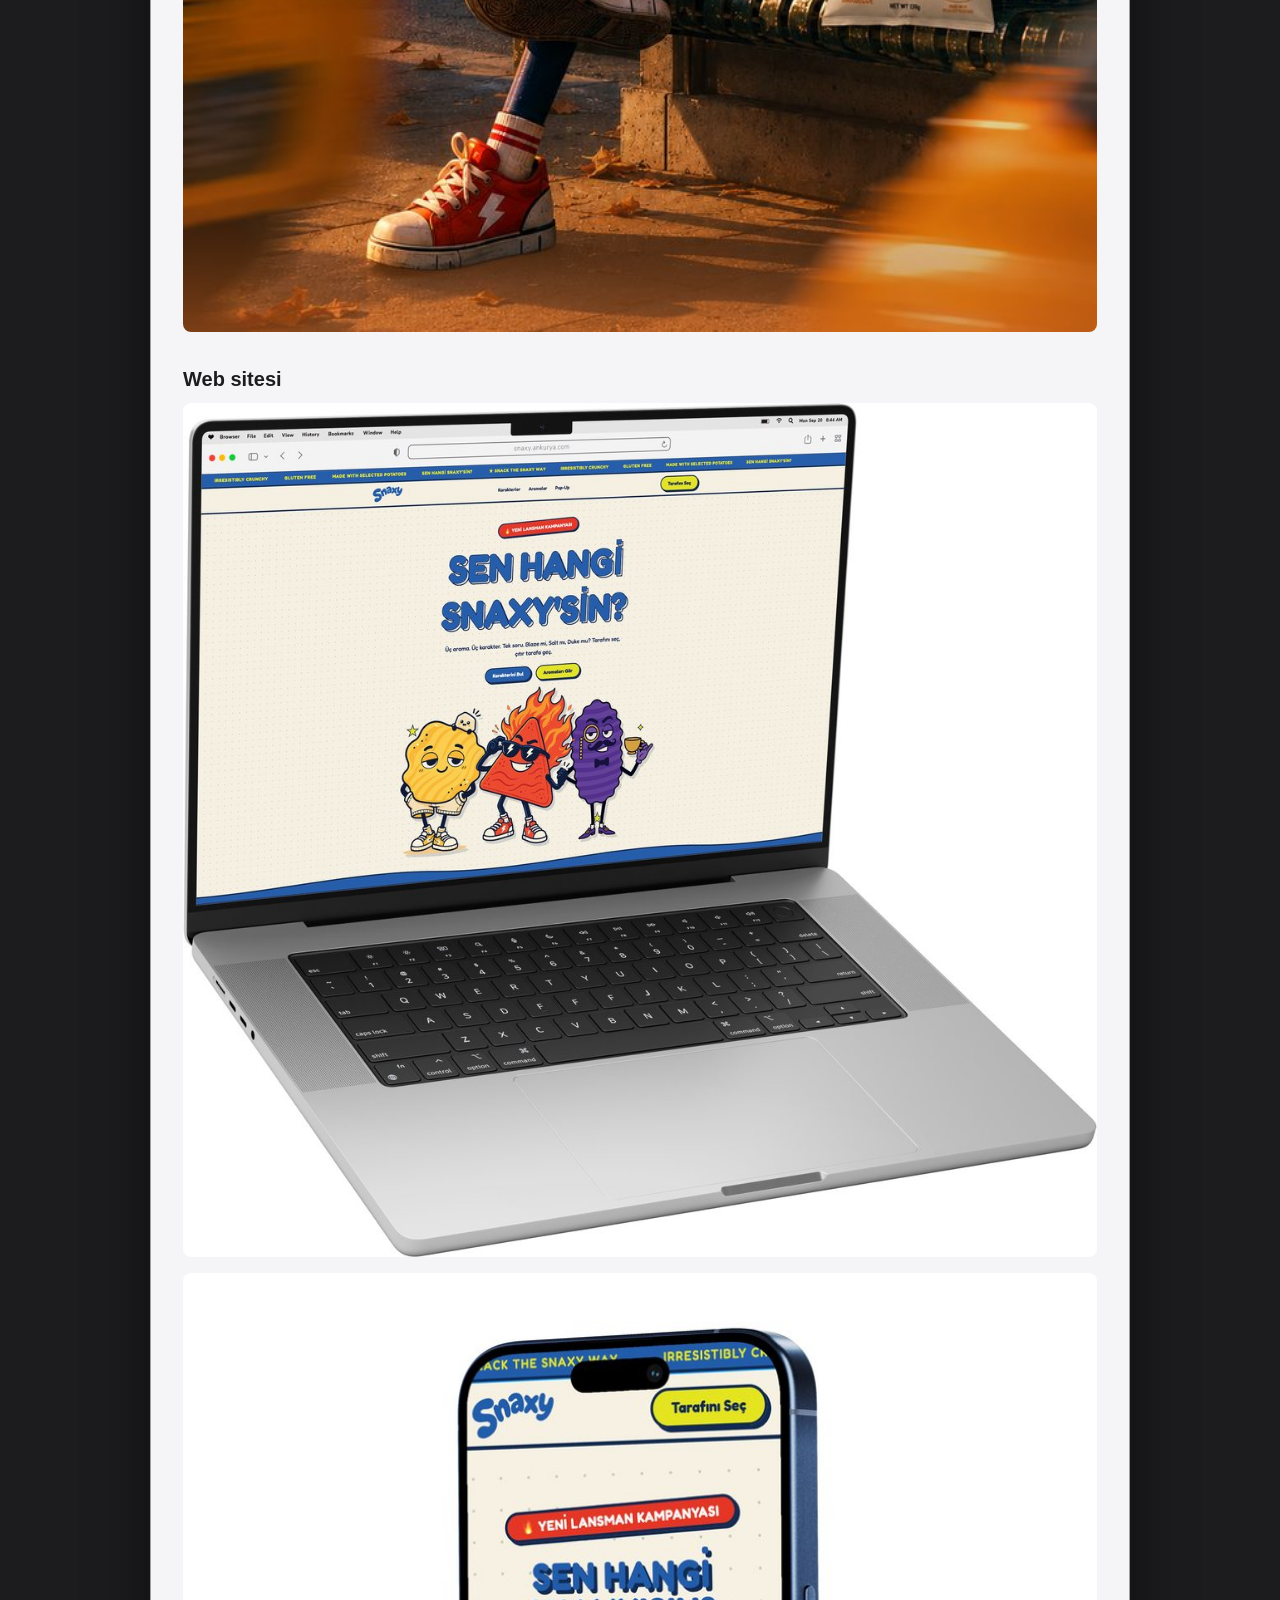
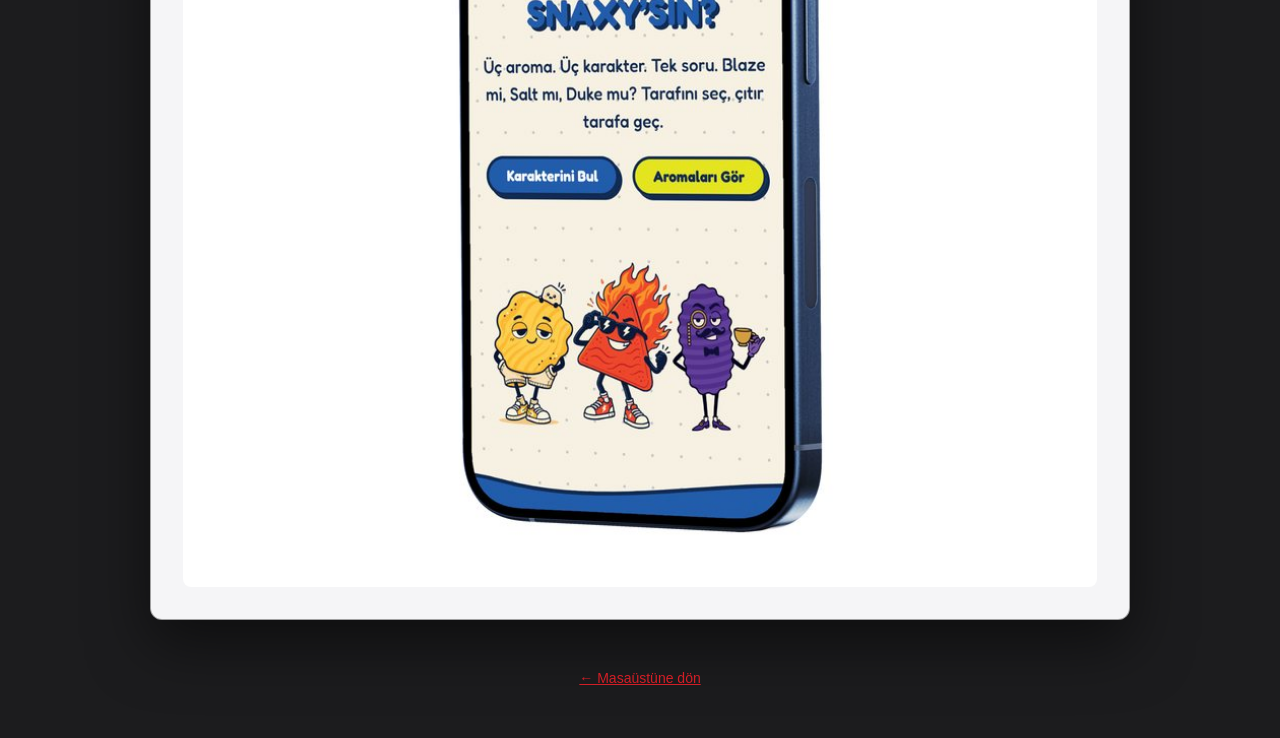
<file: snaxy.html>
<!DOCTYPE html>
<html lang="tr">
<head>
  <meta charset="UTF-8">
  <meta name="viewport" content="width=device-width, initial-scale=1.0">
  <title>SNAXY — Marka Kimliği · Emir Aşçı</title>
  <meta name="description" content="Snaxy atıştırmalık markası için logo, ambalaj, sosyal medya ve web tasarımı.">
  <link rel="stylesheet" href="stil.css">
</head>
<body class="sayfa">

  <header class="menu-cubugu">
    <svg class="elma" viewBox="0 0 24 24" aria-hidden="true"><path d="M17 12.3c0-2.2 1.8-3.3 1.9-3.4-1-1.5-2.6-1.7-3.2-1.7-1.4-.1-2.7.8-3.4.8-.7 0-1.8-.8-2.9-.8-1.5 0-2.9.9-3.6 2.2-1.6 2.7-.4 6.7 1.1 8.9.7 1.1 1.6 2.3 2.7 2.2 1.1 0 1.5-.7 2.8-.7 1.3 0 1.7.7 2.9.7 1.2 0 1.9-1.1 2.6-2.1.8-1.2 1.2-2.4 1.2-2.4-.1 0-2.1-.8-2.1-3.7zM14.8 5.6c.6-.7 1-1.7.9-2.7-.9 0-2 .6-2.6 1.3-.6.6-1.1 1.7-.9 2.6 1 .1 2-.5 2.6-1.2z"/></svg>
    <nav aria-label="Ana menü">
      <a href="index.html" class="isim">Emir Aşçı</a>
      <a href="index.html#isler">İşler</a>
      <a href="hakkimda.html">Hakkımda</a>
      <a href="yetenekler.html">Yetenekler</a>
      <a href="iletisim.html">İletişim</a>
    </nav>
    <div class="sag"><span id="saat">—</span></div>
  </header>

  <article class="pencere" id="snaxy" data-baslik="SNAXY — Marka Kimliği" style="--genislik:980px">
    <div class="pencere-basligi">
      <div class="trafik">
        <button type="button" class="kirmizi" data-eylem="kapat" aria-label="Pencereyi kapat"></button>
        <button type="button" class="sari" data-eylem="kucult" aria-label="Pencereyi küçült"></button>
        <button type="button" class="yesil" data-eylem="buyut" aria-label="Pencereyi büyüt"></button>
      </div>
      <h1>SNAXY — Marka Kimliği</h1>
    </div>
    <div class="pencere-govde">
      <h2>Snaxy</h2>
      <p class="ust-bilgi">Atıştırmalık markası · logo, ambalaj, sosyal medya ve web · Tasarım Stüdyosu VI</p>
      <p><a href="https://snaxy.ankurya.com" target="_blank" rel="noopener">snaxy.ankurya.com →</a></p>

      <h3>Ambalaj</h3>
      <div class="galeri">
        <img src="gorseller/snaxy-01-ambalaj-blaze.jpg" alt="Snaxy ambalaj tasarımı" loading="lazy">
        <img src="gorseller/snaxy-02-ambalaj-salt.jpg" alt="Snaxy ambalaj tasarımı" loading="lazy">
        <img src="gorseller/snaxy-03-ambalaj-duke.jpg" alt="Snaxy ambalaj tasarımı" loading="lazy">
        <img src="gorseller/snaxy-04-ambalaj-on.jpg" alt="Snaxy ambalaj tasarımı" loading="lazy">
      </div>

      <h3>Ürün ve tanıtım</h3>
      <div class="galeri">
        <img src="gorseller/snaxy-05-rozet.jpg" alt="Snaxy rozet ve bez çanta" loading="lazy">
        <img src="gorseller/snaxy-06-tote.jpg" alt="Snaxy rozet ve bez çanta" loading="lazy">
      </div>

      <h3>Sosyal medya</h3>
      <div class="galeri">
        <img src="gorseller/snaxy-07-instagram.jpg" alt="Snaxy sosyal medya tasarımları" loading="lazy">
        <img src="gorseller/snaxy-10-carousel.jpg" alt="Snaxy sosyal medya tasarımları" loading="lazy">
      </div>

      <h3>Web sitesi</h3>
      <div class="galeri">
        <img src="gorseller/snaxy-08-website.jpg" alt="Snaxy web sitesi tasarımı" loading="lazy">
        <img src="gorseller/snaxy-09-mobil.jpg" alt="Snaxy web sitesi tasarımı" loading="lazy">
      </div>
    </div>
  </article>

  <p class="geri-don"><a href="index.html">← Masaüstüne dön</a></p>

  <script src="site.js"></script>
</body>
</html>
</file>
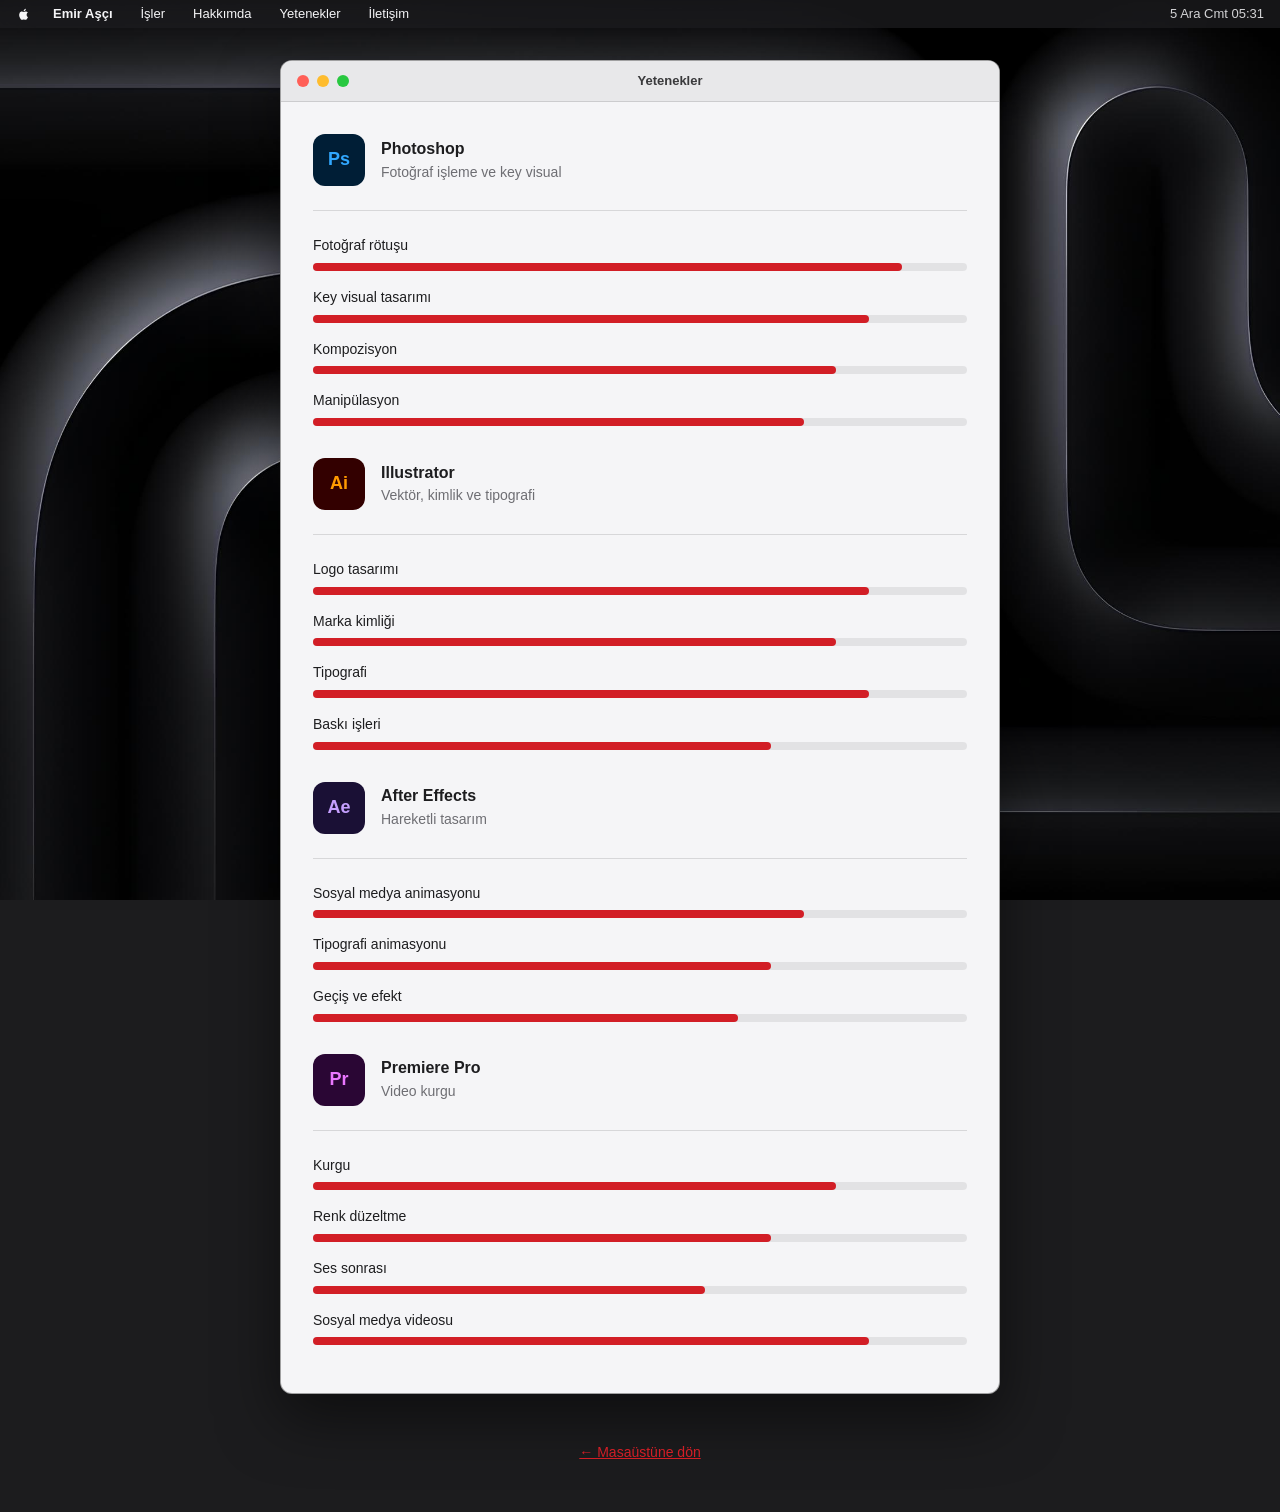
<file: yetenekler.html>
<!DOCTYPE html>
<html lang="tr">
<head>
  <meta charset="UTF-8">
  <meta name="viewport" content="width=device-width, initial-scale=1.0">
  <title>Yetenekler · Emir Aşçı</title>
  <meta name="description" content="Photoshop, Illustrator ve Premiere Pro yetkinlikleri.">
  <link rel="stylesheet" href="stil.css">
</head>
<body class="sayfa">

  <header class="menu-cubugu">
    <svg class="elma" viewBox="0 0 24 24" aria-hidden="true"><path d="M17 12.3c0-2.2 1.8-3.3 1.9-3.4-1-1.5-2.6-1.7-3.2-1.7-1.4-.1-2.7.8-3.4.8-.7 0-1.8-.8-2.9-.8-1.5 0-2.9.9-3.6 2.2-1.6 2.7-.4 6.7 1.1 8.9.7 1.1 1.6 2.3 2.7 2.2 1.1 0 1.5-.7 2.8-.7 1.3 0 1.7.7 2.9.7 1.2 0 1.9-1.1 2.6-2.1.8-1.2 1.2-2.4 1.2-2.4-.1 0-2.1-.8-2.1-3.7zM14.8 5.6c.6-.7 1-1.7.9-2.7-.9 0-2 .6-2.6 1.3-.6.6-1.1 1.7-.9 2.6 1 .1 2-.5 2.6-1.2z"/></svg>
    <nav aria-label="Ana menü">
      <a href="index.html" class="isim">Emir Aşçı</a>
      <a href="index.html#isler">İşler</a>
      <a href="hakkimda.html">Hakkımda</a>
      <a href="yetenekler.html" aria-current="page">Yetenekler</a>
      <a href="iletisim.html">İletişim</a>
    </nav>
    <div class="sag"><span id="saat">—</span></div>
  </header>

  <article class="pencere" id="yetenekler" data-baslik="Yetenekler" style="--genislik:720px">
    <div class="pencere-basligi">
      <div class="trafik">
        <button type="button" class="kirmizi" data-eylem="kapat" aria-label="Pencereyi kapat"></button>
        <button type="button" class="sari" data-eylem="kucult" aria-label="Pencereyi küçült"></button>
        <button type="button" class="yesil" data-eylem="buyut" aria-label="Pencereyi büyüt"></button>
      </div>
      <h1>Yetenekler</h1>
    </div>
    <div class="pencere-govde">
      <div class="uygulama-basligi" id="photoshop">
        <div class="rozet ps">Ps</div>
        <div><b>Photoshop</b><p>Fotoğraf işleme ve key visual</p></div>
      </div>
      <ul class="yetenekler">
        <li><span>Fotoğraf rötuşu</span><div class="cubuk"><div class="dolu" style="--oran:90%"></div></div></li>
        <li><span>Key visual tasarımı</span><div class="cubuk"><div class="dolu" style="--oran:85%"></div></div></li>
        <li><span>Kompozisyon</span><div class="cubuk"><div class="dolu" style="--oran:80%"></div></div></li>
        <li><span>Manipülasyon</span><div class="cubuk"><div class="dolu" style="--oran:75%"></div></div></li>
      </ul>

      <div class="uygulama-basligi" id="illustrator">
        <div class="rozet ai">Ai</div>
        <div><b>Illustrator</b><p>Vektör, kimlik ve tipografi</p></div>
      </div>
      <ul class="yetenekler">
        <li><span>Logo tasarımı</span><div class="cubuk"><div class="dolu" style="--oran:85%"></div></div></li>
        <li><span>Marka kimliği</span><div class="cubuk"><div class="dolu" style="--oran:80%"></div></div></li>
        <li><span>Tipografi</span><div class="cubuk"><div class="dolu" style="--oran:85%"></div></div></li>
        <li><span>Baskı işleri</span><div class="cubuk"><div class="dolu" style="--oran:70%"></div></div></li>
      </ul>

      <div class="uygulama-basligi" id="aftereffects">
        <div class="rozet ae">Ae</div>
        <div><b>After Effects</b><p>Hareketli tasarım</p></div>
      </div>
      <ul class="yetenekler">
        <li><span>Sosyal medya animasyonu</span><div class="cubuk"><div class="dolu" style="--oran:75%"></div></div></li>
        <li><span>Tipografi animasyonu</span><div class="cubuk"><div class="dolu" style="--oran:70%"></div></div></li>
        <li><span>Geçiş ve efekt</span><div class="cubuk"><div class="dolu" style="--oran:65%"></div></div></li>
      </ul>

      <div class="uygulama-basligi" id="premiere">
        <div class="rozet pr">Pr</div>
        <div><b>Premiere Pro</b><p>Video kurgu</p></div>
      </div>
      <ul class="yetenekler">
        <li><span>Kurgu</span><div class="cubuk"><div class="dolu" style="--oran:80%"></div></div></li>
        <li><span>Renk düzeltme</span><div class="cubuk"><div class="dolu" style="--oran:70%"></div></div></li>
        <li><span>Ses sonrası</span><div class="cubuk"><div class="dolu" style="--oran:60%"></div></div></li>
        <li><span>Sosyal medya videosu</span><div class="cubuk"><div class="dolu" style="--oran:85%"></div></div></li>
      </ul>
    </div>
  </article>

  <p class="geri-don"><a href="index.html">← Masaüstüne dön</a></p>

  <script src="site.js"></script>
</body>
</html>
</file>
<file: stil.css>
:root {
  --zemin:      #1c1c1e;
  --yuzey:      #f5f5f7;
  --yuzey-koyu: rgba(30, 30, 32, 0.72);
  --metin:      #1d1d1f;
  --metin-acik: #f5f5f7;
  --soluk:      #6e6e73;
  --vurgu:      #d21e26;
  --cizgi:      rgba(0, 0, 0, 0.12);

  --p:   1rem;
  --h3:  1.25rem;
  --h2:  1.563rem;
  --h1:  1.953rem;
  --dev: 2.441rem;

  --bosluk-1: 8px;
  --bosluk-2: 16px;
  --bosluk-3: 24px;
  --bosluk-4: 32px;
  --bosluk-6: 48px;

  --menu-yukseklik: 28px;
  --yuvarlak: 12px;
}

* { box-sizing: border-box; }

html, body { height: 100%; }

body {
  margin: 0;
  font-family: -apple-system, BlinkMacSystemFont, "Inter", "Helvetica Neue", Arial, sans-serif;
  font-size: var(--p);
  line-height: 1.55;
  color: var(--metin);
  background: var(--zemin) url("gorseller/duvar-kagidi.jpg") center / cover no-repeat fixed;
  overflow: hidden;
  -webkit-font-smoothing: antialiased;
}

body.sayfa { overflow: auto; }

img { max-width: 100%; display: block; }

a { color: var(--vurgu); }

:focus-visible {
  outline: 2px solid #ffffff;
  outline-offset: 2px;
  border-radius: 4px;
}

.menu-cubugu {
  position: fixed;
  inset: 0 0 auto 0;
  height: var(--menu-yukseklik);
  display: flex;
  align-items: center;
  gap: var(--bosluk-2);
  padding: 0 var(--bosluk-2);
  background: var(--yuzey-koyu);
  backdrop-filter: saturate(180%) blur(20px);
  -webkit-backdrop-filter: saturate(180%) blur(20px);
  color: var(--metin-acik);
  font-size: 13px;
  z-index: 900;
}

.menu-cubugu nav {
  display: flex;
  align-items: center;
  gap: var(--bosluk-2);
}

.menu-cubugu a {
  color: var(--metin-acik);
  text-decoration: none;
  padding: 2px 6px;
  border-radius: 5px;
}

.menu-cubugu a:hover,
.menu-cubugu a:focus-visible { background: rgba(255, 255, 255, 0.18); }

.menu-cubugu .isim { font-weight: 600; }

.menu-cubugu .sag {
  margin-left: auto;
  display: flex;
  align-items: center;
  gap: var(--bosluk-2);
  color: rgba(245, 245, 247, 0.85);
}

.elma {
  width: 15px;
  height: 15px;
  flex: none;
  fill: var(--metin-acik);
}

.masaustu {
  position: relative;
  height: 100vh;
  padding: calc(var(--menu-yukseklik) + var(--bosluk-3)) var(--bosluk-3) 120px;
}

.kimlik {
  display: block;
  text-decoration: none;
  cursor: pointer;
  position: absolute;
  top: calc(var(--menu-yukseklik) + var(--bosluk-2));
  left: var(--bosluk-3);
  width: 260px;
  padding: var(--bosluk-2);
  border-radius: 18px;
  background: var(--yuzey-koyu);
  backdrop-filter: blur(20px);
  -webkit-backdrop-filter: blur(20px);
  color: var(--metin-acik);
  border: 1px solid rgba(255, 255, 255, 0.12);
}

.kimlik:hover, .kimlik:focus-visible { background: rgba(45,45,48,.82); }
.kimlik { z-index: 5; }

.kimlik-ust { display: flex; align-items: center; gap: var(--bosluk-2); }

.avatar {
  width: 48px; height: 48px; flex: none;
  border-radius: 50%;
  display: grid; place-items: center;
  font-weight: 700; font-size: 17px; color: #14320f;
  background: linear-gradient(140deg, #d8f36b, #7bc23f);
}

.kimlik .ad { display: block; font-size: var(--h3); font-weight: 700; line-height: 1.2; }
.kimlik .rol { margin: 2px 0 0; font-size: 13px; color: rgba(245,245,247,.72); }

.cv-rozet {
  margin-left: auto;
  font-size: 11px; font-weight: 700; letter-spacing: .04em;
  color: #14320f; background: #d8f36b;
  padding: 3px 9px; border-radius: 999px; text-decoration: none;
}

.kimlik-sayilar {
  display: flex; gap: var(--bosluk-2);
  margin: var(--bosluk-2) 0 var(--bosluk-1);
  padding-top: var(--bosluk-2);
  border-top: 1px solid rgba(255,255,255,.14);
  text-align: center;
}
.kimlik-sayilar div { flex: 1; }
.kimlik-sayilar b { display: block; font-size: var(--h3); }
.kimlik-sayilar span { font-size: 10px; letter-spacing: .06em; color: rgba(245,245,247,.6); }

.durum { display: flex; align-items: center; gap: 6px; font-size: 12px; color: rgba(245,245,247,.75); }
.durum::before { content: ""; width: 7px; height: 7px; border-radius: 50%; background: #3fd671; }

.ikonlar {
  position: absolute;
  inset: var(--menu-yukseklik) 0 0 0;
  margin: 0; padding: 0; list-style: none;
  pointer-events: none;
}

.ikonlar li {
  position: absolute;
  left: var(--x); top: var(--y);
  transform: translate(-50%, -50%);
  pointer-events: auto;
  list-style: none;
}

.ikon {
  width: 104px;
  display: block;
  text-align: center;
  text-decoration: none;
  color: var(--metin-acik);
  padding: var(--bosluk-1);
  border-radius: 10px;
}

.ikon:hover, .ikon:focus-visible { background: rgba(255,255,255,.14); }

.ikon img {
  height: 88px; width: auto;
  max-width: 100px;
  margin: 0 auto var(--bosluk-1);
  object-fit: contain;
  filter: drop-shadow(0 6px 14px rgba(0,0,0,.55));
}

.ikon span {
  display: block;
  font-size: 11px; line-height: 1.3;
  letter-spacing: .02em;
  text-shadow: 0 1px 3px rgba(0,0,0,.8);
}

.dock {
  position: fixed;
  bottom: var(--bosluk-2);
  left: 50%; transform: translateX(-50%);
  display: flex; align-items: center; gap: 8px;
  margin: 0; padding: 8px 10px;
  list-style: none;
  max-width: calc(100vw - 32px);
  overflow-x: auto;
  background: var(--yuzey-koyu);
  backdrop-filter: blur(24px);
  -webkit-backdrop-filter: blur(24px);
  border: 1px solid rgba(255,255,255,.16);
  border-radius: 24px;
  z-index: 800;
}

.dock ul, .dock li { list-style: none; margin: 0; padding: 0; }
.dock ul { display: contents; }

.dock a {
  width: 52px; height: 52px;
  flex: none;
  display: block;
  text-decoration: none;
  transition: transform .18s ease;
}

.dock a img { width: 100%; height: 100%; object-fit: contain; }

.dock a:hover, .dock a:focus-visible { transform: translateY(-8px) scale(1.10); }

.pencere {
  position: absolute;
  width: min(var(--genislik, 900px), 92vw);
  max-height: calc(100vh - var(--menu-yukseklik) - 120px);
  display: flex; flex-direction: column;
  background: var(--yuzey);
  border-radius: var(--yuvarlak);
  border: 1px solid rgba(0,0,0,.35);
  box-shadow: 0 24px 60px rgba(0,0,0,.5);
  overflow: hidden;
  z-index: 10;
}

.pencere-basligi {
  display: flex; align-items: center; gap: var(--bosluk-1);
  padding: 10px var(--bosluk-2);
  background: #e8e8ea;
  border-bottom: 1px solid var(--cizgi);
  cursor: grab;
  user-select: none;
}

.pencere-basligi:active { cursor: grabbing; }

.trafik { display: flex; gap: 8px; }

.trafik button {
  width: 12px; height: 12px; padding: 0;
  border: none; border-radius: 50%;
  cursor: pointer;
}
.trafik .kirmizi { background: #ff5f57; }
.trafik .sari    { background: #febc2e; }
.trafik .yesil   { background: #28c840; }

.pencere-basligi h1 {
  margin: 0 auto;
  font-size: 13px; font-weight: 600;
  color: #3a3a3c;
}

.pencere-govde {
  padding: var(--bosluk-4);
  overflow-y: auto;
}

.pencere-govde h2 { font-size: var(--h2); margin: 0 0 var(--bosluk-1); }
.pencere-govde h3 { font-size: var(--h3); margin: var(--bosluk-4) 0 var(--bosluk-1); }
.pencere-govde p  { margin: 0 0 var(--bosluk-2); max-width: 62ch; }
.pencere-govde .ust-bilgi { color: var(--soluk); font-size: 13px; margin-bottom: var(--bosluk-3); }

.uygulama-basligi {
  display: flex; align-items: center; gap: var(--bosluk-2);
  padding-bottom: var(--bosluk-3);
  border-bottom: 1px solid var(--cizgi);
  margin-bottom: var(--bosluk-3);
}
.uygulama-basligi .rozet {
  width: 52px; height: 52px; flex: none;
  border-radius: 12px; display: grid; place-items: center;
  font-weight: 700; font-size: 18px; color: #fff;
}
.uygulama-basligi p { margin: 0; color: var(--soluk); font-size: 14px; }

.uygulama-basligi ~ .uygulama-basligi { margin-top: var(--bosluk-4); }

.rozet.ps { background: #001e36; color: #31a8ff; }
.rozet.ai { background: #330000; color: #ff9a00; }
.rozet.ae { background: #1a1035; color: #c6a0ff; }
.rozet.pr { background: #2a0634; color: #ea77ff; }

.yetenekler { list-style: none; margin: 0; padding: 0; }
.yetenekler li { margin-bottom: var(--bosluk-2); }
.yetenekler span { display: block; font-size: 14px; margin-bottom: 6px; }
.yetenekler .cubuk { height: 8px; border-radius: 99px; background: rgba(0,0,0,.08); }
.yetenekler .dolu  { height: 100%; width: var(--oran, 0%); border-radius: 99px; background: var(--vurgu); }
.yetenekler .dolu.koyu { background: var(--metin); }

.galeri { display: grid; gap: var(--bosluk-2); }
.galeri img { width: 100%; border-radius: 8px; background: #ddd; }

.galeri.izgara {
  grid-template-columns: repeat(auto-fill, minmax(190px, 1fr));
  gap: var(--bosluk-2);
}
.galeri.izgara img {
  border-radius: 6px;
  box-shadow: 0 2px 8px rgba(0, 0, 0, .12);
}

.notlar-kagit {
  background: #fdf6d8;
  border-radius: 10px;
  padding: var(--bosluk-3);
}
.notlar-kagit ul { list-style: none; margin: var(--bosluk-2) 0 0; padding: 0; }
.notlar-kagit li { margin-bottom: var(--bosluk-1); }

.orta { text-align: center; padding: var(--bosluk-6) var(--bosluk-3); }
.orta .simge { font-size: 44px; line-height: 1; margin-bottom: var(--bosluk-2); }
.orta h2 { margin-bottom: var(--bosluk-2); }
.orta p { margin-left: auto; margin-right: auto; }
.orta .etiketler { display: flex; flex-wrap: wrap; gap: var(--bosluk-1); justify-content: center; margin-top: var(--bosluk-3); }
.orta .etiketler li { list-style: none; font-size: 13px; padding: 4px 12px; border: 1px solid var(--cizgi); border-radius: 999px; }

.pencere.kucuk .pencere-govde { display: none; }

.pencere.tam-ekran {
  left: var(--bosluk-2) !important;
  top: calc(var(--menu-yukseklik) + var(--bosluk-1)) !important;
  width: calc(100vw - 32px);
  max-height: calc(100vh - var(--menu-yukseklik) - 96px);
}

.sr-only {
  position: absolute;
  width: 1px; height: 1px;
  padding: 0; margin: -1px;
  overflow: hidden;
  clip: rect(0 0 0 0);
  white-space: nowrap;
  border: 0;
}

body.sayfa .pencere {
  position: static;
  margin: calc(var(--menu-yukseklik) + var(--bosluk-4)) auto var(--bosluk-6);
  max-height: none;
}

body.sayfa .geri-don {
  display: block;
  text-align: center;
  color: var(--metin-acik);
  padding-bottom: var(--bosluk-6);
  font-size: 14px;
}

.geri-don { display: none; }

@media (max-width: 760px) {
  body {
    background-image: url("gorseller/duvar-kagidi-mobil.jpg");
    overflow: auto;
  }

  .masaustu { height: auto; padding-bottom: 108px; }

  .kimlik {
    position: static;
    width: auto;
    margin-bottom: var(--bosluk-3);
  }

  .ikonlar {
    position: static;
    inset: auto;
    display: grid;
    grid-template-columns: repeat(auto-fill, minmax(96px, 1fr));
    gap: var(--bosluk-3) var(--bosluk-2);
  }

  .ikonlar li { position: static; transform: none; }
  .ikon { width: auto; }
  .ikon img { height: 64px; max-width: 78px; }

  .pencere {
    position: fixed;
    inset: var(--menu-yukseklik) 0 0;
    width: 100%;
    max-height: none;
    border-radius: 0;
    border: none;
  }

  .pencere-basligi { cursor: default; }
  .pencere-govde { padding: var(--bosluk-3) var(--bosluk-2); }

  body.sayfa .pencere { position: static; inset: auto; margin-top: calc(var(--menu-yukseklik) + var(--bosluk-2)); }

  .menu-cubugu .sag { display: none; }
  .dock { gap: 8px; }
  .dock a { width: 40px; height: 40px; }
}

@media (prefers-reduced-motion: reduce) {
  * { transition: none !important; }
}

.cv {
  display: grid;
  grid-template-columns: 210px 1fr 220px;
  gap: var(--bosluk-4);
  align-items: start;
}

.cv h3 {
  font-size: 12px; letter-spacing: .08em; font-weight: 700;
  color: var(--vurgu);
  margin: var(--bosluk-3) 0 var(--bosluk-1);
  padding-bottom: 4px;
  border-bottom: 1.5px solid var(--vurgu);
}
.cv > * > h3:first-child { margin-top: 0; }

.cv p { font-size: 13.5px; }

.cv-kimlik { text-align: left; }
.cv-avatar {
  width: 86px; height: 86px;
  margin: 0 auto var(--bosluk-2);
  border-radius: 50%;
  display: grid; place-items: center;
  font-weight: 700; font-size: 26px; color: #14320f;
  background: linear-gradient(140deg, #d8f36b, #7bc23f);
}
.cv-kimlik h2 { font-size: var(--h2); margin: 0; letter-spacing: .01em; }
.cv-unvan { font-size: 11px; letter-spacing: .12em; color: var(--soluk); margin: 2px 0 var(--bosluk-2); }

.cv-iletisim { list-style: none; margin: 0; padding: 0; font-size: 13px; }
.cv-iletisim li { margin-bottom: 6px; }

.cv-liste { display: grid; grid-template-columns: auto 1fr; gap: 4px var(--bosluk-1); margin: 0; font-size: 13px; }
.cv-liste dt { color: var(--soluk); }
.cv-liste dd { margin: 0; }

.cv-kayit { padding-bottom: var(--bosluk-2); margin-bottom: var(--bosluk-2); border-bottom: 1px solid var(--cizgi); }
.cv-kayit:last-child { border-bottom: none; }
.cv-kayit b { display: block; color: var(--vurgu); font-size: 14px; }
.cv-kayit p { margin: 4px 0 2px; font-size: 11.5px; font-weight: 700; letter-spacing: .04em; }
.cv-kayit span { font-size: 12px; color: var(--soluk); }

@media (max-width: 760px) {
  .cv { grid-template-columns: 1fr; gap: var(--bosluk-3); }
  .cv-avatar { margin-left: 0; }
}
</file>
